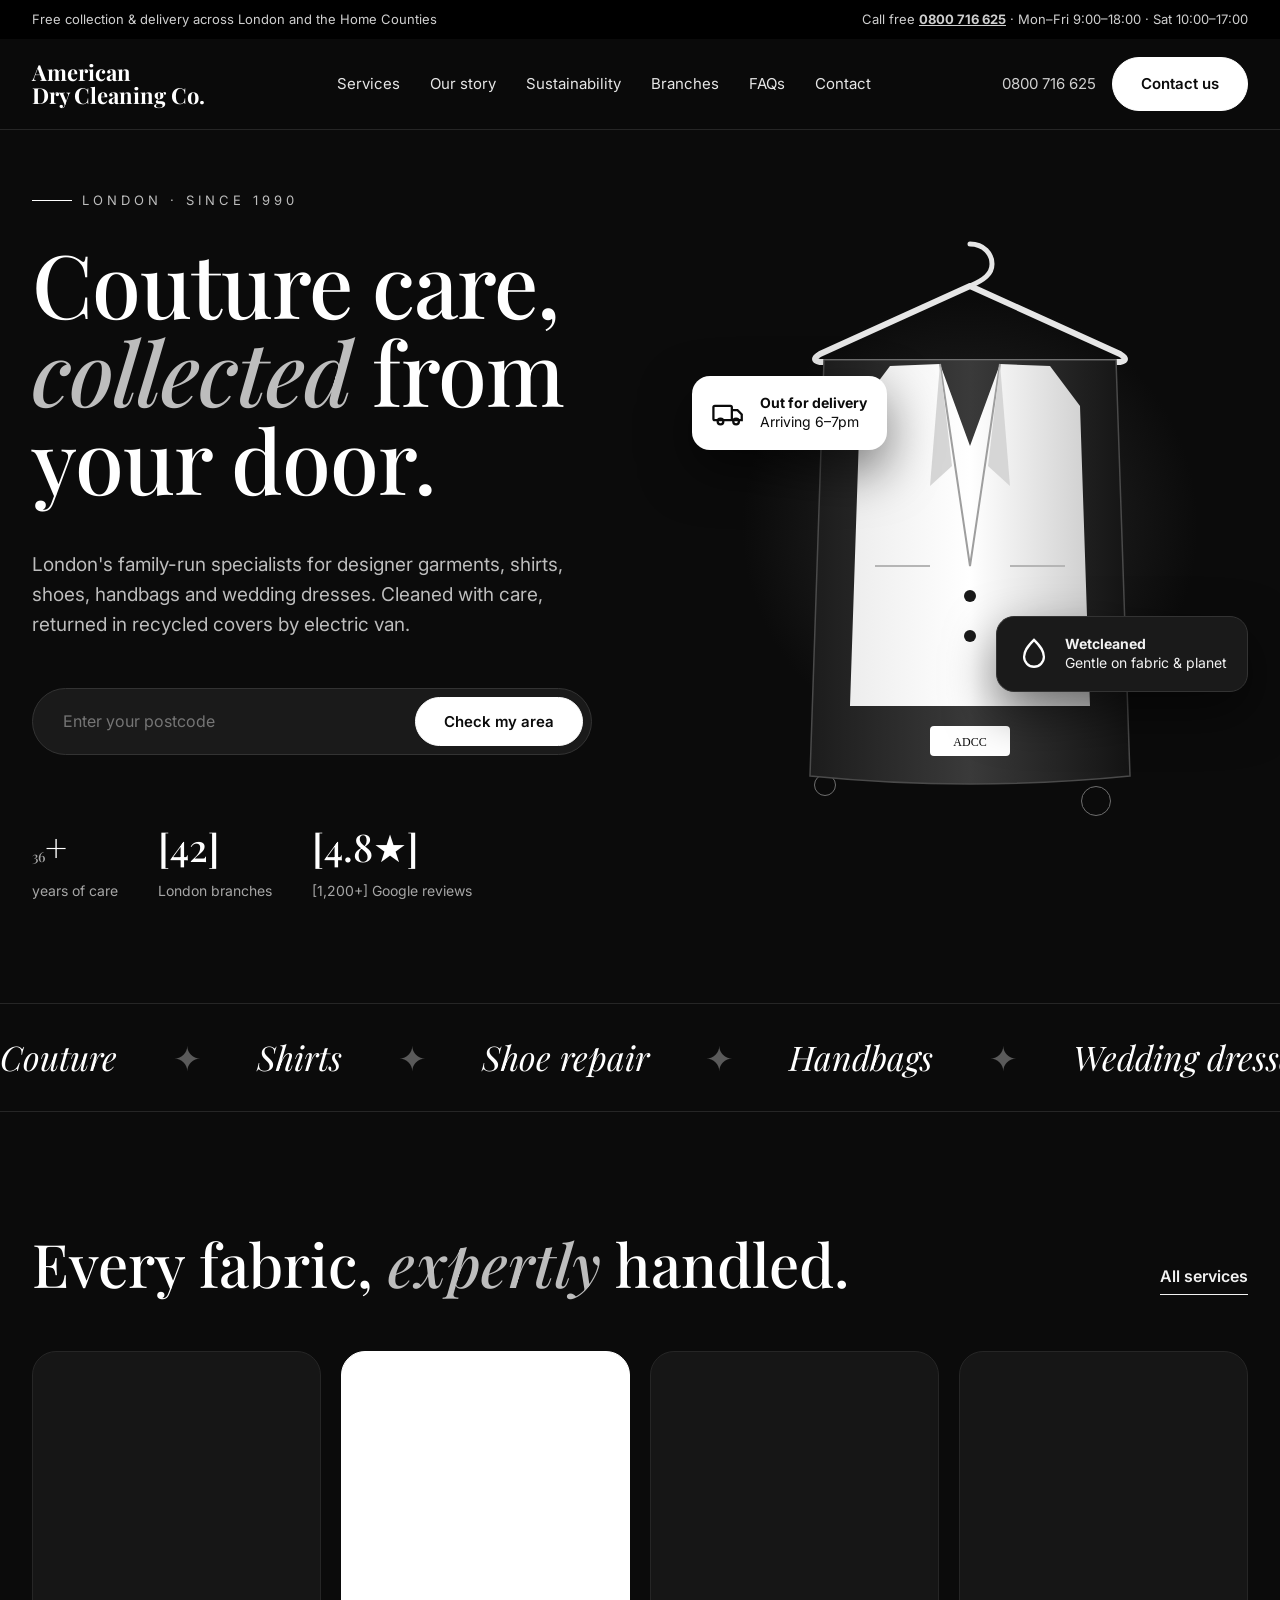
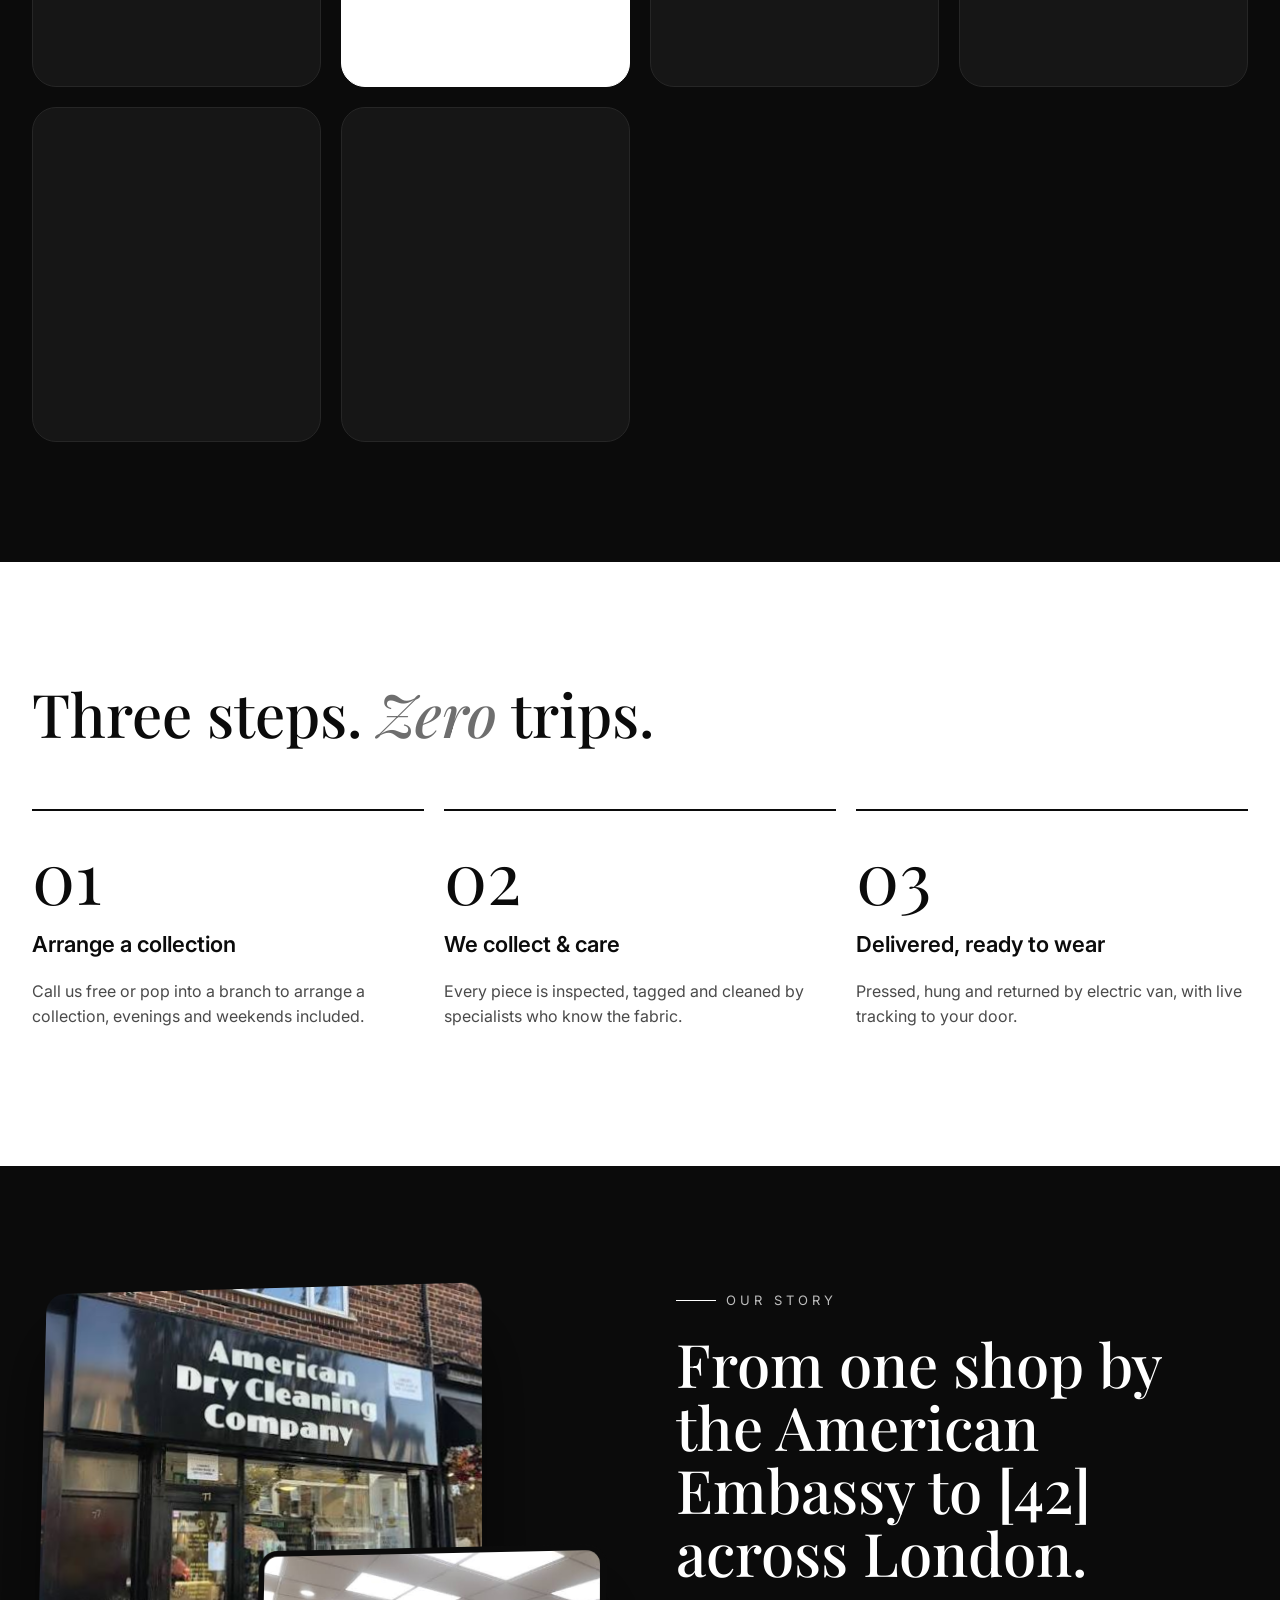
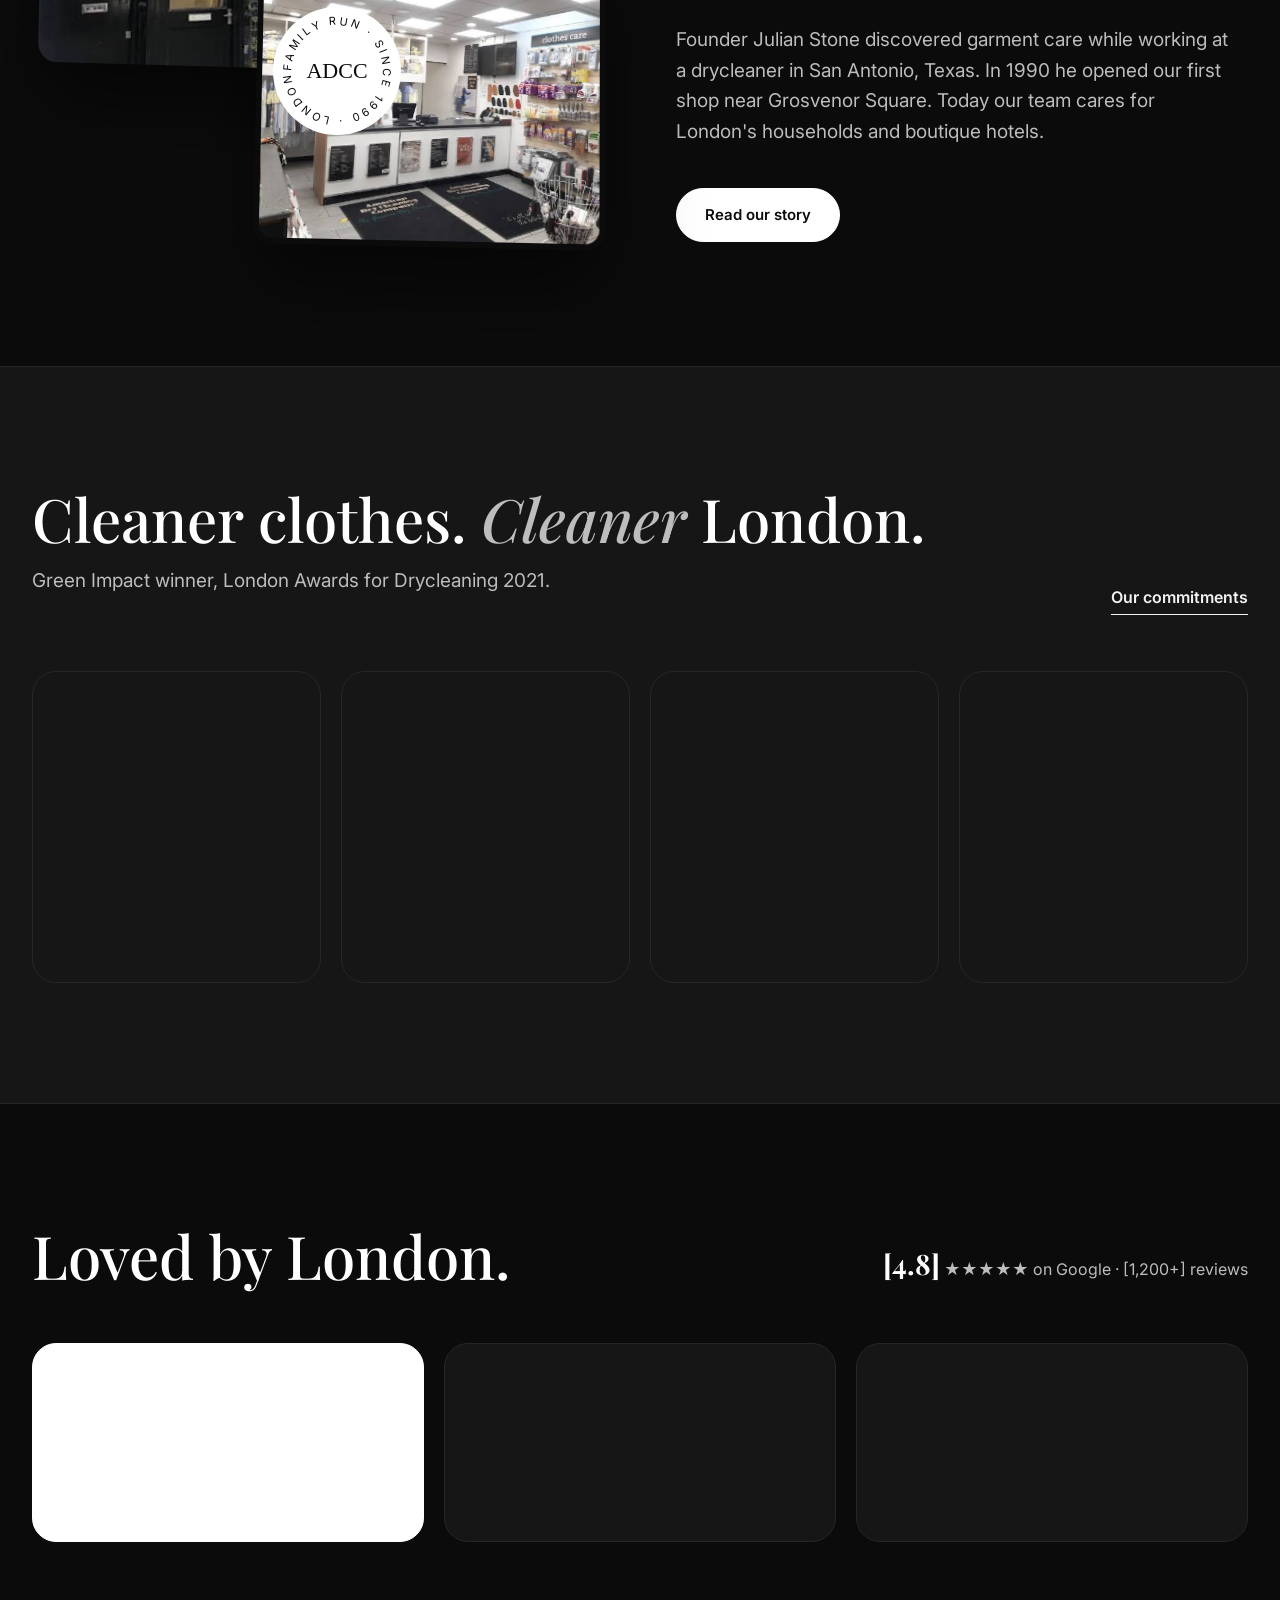
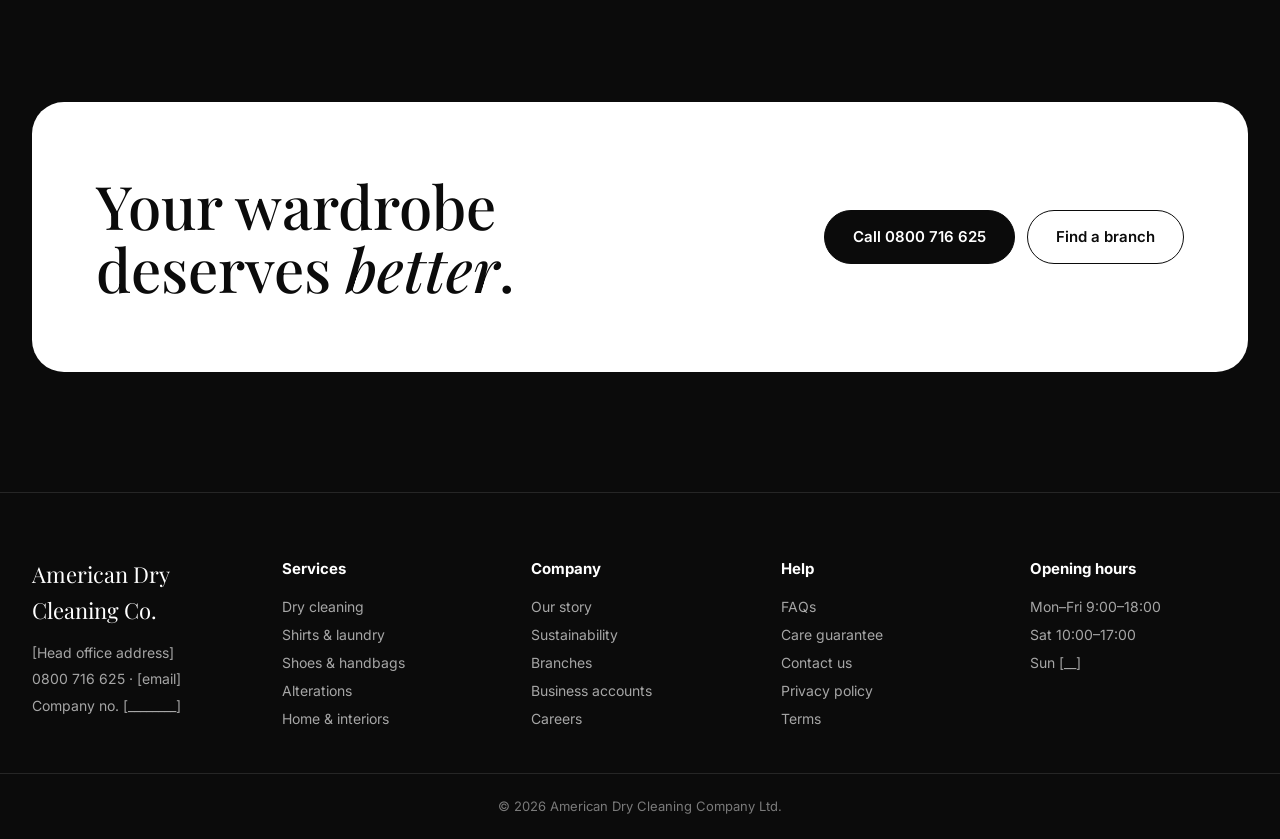
<file: index.html>
<!doctype html>
<html lang="en">
<head>
<meta charset="utf-8">
<meta name="viewport" content="width=device-width, initial-scale=1">
<title>American Dry Cleaning Company | Luxury Dry Cleaners London, Since 1990</title>
<meta name="description" content="London's family-run dry cleaning specialists since 1990. Designer garments, shirts, shoes, handbags and wedding dresses, with free collection and delivery.">
<link rel="preconnect" href="https://fonts.googleapis.com">
<link rel="preconnect" href="https://fonts.gstatic.com" crossorigin>
<link href="https://fonts.googleapis.com/css2?family=Playfair+Display:ital,wght@0,500;0,700;1,500&family=Inter:wght@400;500;600&display=swap" rel="stylesheet">
<link rel="stylesheet" href="styles.css">
</head>
<body>
<a class="sr-only" href="#main">Skip to content</a>
<div class="topbar"><div class="wrap"><span>Free collection &amp; delivery across London and the Home Counties</span><span>Call free <a href="tel:0800716625"><b>0800 716 625</b></a> · Mon–Fri 9:00–18:00 · Sat 10:00–17:00</span></div></div>
<header class="site-header"><div class="wrap">
<a class="logo" href="index.html">American<br>Dry Cleaning Co.</a>
<nav class="nav" aria-label="Main">
<a href="services.html">Services</a>
<a href="our-story.html">Our story</a>
<a href="sustainability.html">Sustainability</a>
<a href="branches.html">Branches</a>
<a href="faq.html">FAQs</a>
<a href="contact.html">Contact</a>
</nav>
<div class="header-cta"><a class="tel" href="tel:0800716625">0800 716 625</a><a class="btn btn-white" href="contact.html">Contact us</a>
<button class="menu-btn" aria-label="Open menu" aria-expanded="false"><svg width="22" height="22" viewBox="0 0 24 24" fill="none" stroke="currentColor" stroke-width="2" aria-hidden="true"><path d="M3 6h18M3 12h18M3 18h18"/></svg></button></div>
</div></header>
<main id="main">
<section class="hero"><div class="wrap hero-grid">
<div class="hero-copy">
<span class="eyebrow">London · Since 1990</span>
<h1>Couture care,<br><em><i>collected</i></em> from<br>your door.</h1>
<p class="lead">London's family-run specialists for designer garments, shirts, shoes, handbags and wedding dresses. Cleaned with care, returned in recycled covers by electric van.</p>
<form class="postcode" data-postcode="pc-msg"><label for="pc" class="sr-only">Your postcode</label><input id="pc" type="text" placeholder="Enter your postcode" autocomplete="postal-code"><button class="btn btn-white" type="submit">Check my area</button></form>
<p class="postcode-msg" id="pc-msg" role="status"></p>
<div class="stats"><div><b><span data-years>36</span>+</b><span>years of care</span></div><div><b>[42]</b><span>London branches</span></div><div><b>[4.8★]</b><span>[1,200+] Google reviews</span></div></div>
</div>
<div class="hero-art"><div class="glow"></div>
<span class="bubble" style="bottom:60px;left:22%;width:22px;height:22px"></span><span class="bubble" style="bottom:40px;left:70%;width:30px;height:30px;animation-delay:2s"></span><span class="bubble" style="bottom:80px;left:48%;width:14px;height:14px;animation-delay:4s"></span>
<svg class="hanger" role="img" aria-label="Illustration of a tailored jacket on a hanger in a garment cover" width="380" height="560" viewBox="0 0 380 560">
<defs><linearGradient id="cover" x1="0" x2="1"><stop offset="0" stop-color="#1C1C1C"/><stop offset=".5" stop-color="#3A3A3A"/><stop offset="1" stop-color="#141414"/></linearGradient>
<linearGradient id="jacket" x1="0" x2="1"><stop offset="0" stop-color="#EDEDED"/><stop offset=".5" stop-color="#FFFFFF"/><stop offset="1" stop-color="#CFCFCF"/></linearGradient></defs>
<path d="M190 8c14 0 22 10 22 20s-8 16-22 22" fill="none" stroke="#E6E6E6" stroke-width="5" stroke-linecap="round"/>
<path d="M190 50 L40 118 Q30 124 40 126 L340 126 Q350 124 340 118 Z" fill="none" stroke="#E6E6E6" stroke-width="6" stroke-linejoin="round"/>
<path d="M44 124 L336 124 L350 540 Q190 556 30 540 Z" fill="url(#cover)" stroke="#4A4A4A" stroke-width="1.5"/>
<path d="M110 130 L160 128 L190 210 L220 128 L270 130 L300 170 L310 470 L70 470 L80 170 Z" fill="url(#jacket)"/>
<path d="M160 128 L190 330 L220 128" fill="none" stroke="#9E9E9E" stroke-width="2"/>
<path d="M160 128 L172 230 L150 250 Z" fill="#D6D6D6"/><path d="M220 128 L208 230 L230 250 Z" fill="#D6D6D6"/>
<circle cx="190" cy="360" r="6" fill="#1A1A1A"/><circle cx="190" cy="400" r="6" fill="#1A1A1A"/>
<path d="M95 330 L150 330" stroke="#B5B5B5" stroke-width="2"/><path d="M230 330 L285 330" stroke="#B5B5B5" stroke-width="2"/>
<rect x="150" y="490" width="80" height="30" rx="4" fill="#FFFFFF"/><text x="190" y="510" text-anchor="middle" font-family="Georgia, serif" font-size="12" fill="#0B0B0B">ADCC</text>
</svg>
<div class="float-card fc1"><svg aria-hidden="true" width="34" height="34" viewBox="0 0 24 24" fill="none" stroke="#0B0B0B" stroke-width="1.6"><rect x="1" y="7" width="13" height="10" rx="1"/><path d="M14 10h4l3 3v4h-7"/><circle cx="6" cy="18" r="2"/><circle cx="17" cy="18" r="2"/></svg><span><b>Out for delivery</b><br>Arriving 6–7pm</span></div>
<div class="float-card fc2"><svg aria-hidden="true" width="34" height="34" viewBox="0 0 24 24" fill="none" stroke="#fff" stroke-width="1.6"><path d="M12 2C7 7 5 10 5 14a7 7 0 0 0 14 0c0-4-2-7-7-12z"/></svg><span><b>Wetcleaned</b><br>Gentle on fabric &amp; planet</span></div>
</div></div></section>

<section class="marquee" aria-label="Our services"><div class="track"><span>Couture</span><span class="dot">✦</span><span>Shirts</span><span class="dot">✦</span><span>Shoe repair</span><span class="dot">✦</span><span>Handbags</span><span class="dot">✦</span><span>Wedding dresses</span><span class="dot">✦</span><span>Curtains &amp; rugs</span><span class="dot">✦</span><span>Alterations</span><span class="dot">✦</span><span>Suede &amp; leather</span><span class="dot">✦</span><span>Couture</span><span class="dot">✦</span><span>Shirts</span><span class="dot">✦</span><span>Shoe repair</span><span class="dot">✦</span><span>Handbags</span><span class="dot">✦</span><span>Wedding dresses</span><span class="dot">✦</span><span>Curtains &amp; rugs</span><span class="dot">✦</span><span>Alterations</span><span class="dot">✦</span><span>Suede &amp; leather</span><span class="dot">✦</span></div></section>

<section class="section"><div class="wrap">
<div class="head-row reveal"><h2>Every fabric, <em><i>expertly</i></em> handled.</h2><a class="link-line" href="services.html">All services</a></div>
<div class="grid g3"><div class="card tilt reveal"><svg aria-hidden="true" width="64" height="64" viewBox="0 0 64 64" fill="none" stroke="currentColor" stroke-width="1.6"><path d="M32 10c4 0 6 3 6 6s-2 4-6 6"/><path d="M32 22 8 36h48z"/><path d="M20 36l-4 22h32l-4-22"/></svg><h3>Couture &amp; designer</h3><p>Silk, cashmere, sequins and eveningwear, hand-finished.</p></div><div class="card tilt reveal white"><svg aria-hidden="true" width="64" height="64" viewBox="0 0 64 64" fill="none" stroke="currentColor" stroke-width="1.6"><path d="M22 8l10 8 10-8 14 8-6 12-6-3v31H20V25l-6 3-6-12z"/><path d="M32 16v40"/></svg><h3>Shirts &amp; suits</h3><p>Crisp shirts on hangers or folded, ready for Monday.</p></div><div class="card tilt reveal"><svg aria-hidden="true" width="64" height="64" viewBox="0 0 64 64" fill="none" stroke="currentColor" stroke-width="1.6"><path d="M12 26h40l-4 30H16z"/><path d="M22 26c0-8 4-14 10-14s10 6 10 14"/><path d="M26 38h12"/></svg><h3>Handbags &amp; shoes</h3><p>Restoration, recolouring, resoling and leather repair.</p></div><div class="card tilt reveal"><svg aria-hidden="true" width="64" height="64" viewBox="0 0 64 64" fill="none" stroke="currentColor" stroke-width="1.6"><path d="M26 8h12l-2 10 8 10-4 6 10 22H14l10-22-4-6 8-10z"/></svg><h3>Wedding dresses</h3><p>Cleaned, restored and boxed to last generations.</p></div><div class="card tilt reveal"><svg aria-hidden="true" width="64" height="64" viewBox="0 0 64 64" fill="none" stroke="currentColor" stroke-width="1.6"><path d="M8 10h48"/><path d="M14 10c0 20 4 34 10 46"/><path d="M50 10c0 20-4 34-10 46"/><path d="M24 56h16"/></svg><h3>Home &amp; interiors</h3><p>Curtains, rugs and duvets, collected and rehung.</p></div><div class="card tilt reveal"><svg aria-hidden="true" width="64" height="64" viewBox="0 0 64 64" fill="none" stroke="currentColor" stroke-width="1.6"><circle cx="18" cy="46" r="8"/><circle cx="18" cy="18" r="8"/><path d="M24 22l30 26"/><path d="M24 42l30-26"/></svg><h3>Alterations &amp; tailoring</h3><p>From a simple hem to Savile Row tailoring.</p></div></div>
</div></section>

<section class="section light"><div class="wrap">
<h2 class="reveal" style="margin-bottom:64px">Three steps. <i style="color:#6E6E6E">Zero</i> trips.</h2>
<div class="grid g3">
<div class="step reveal"><p class="num">01</p><h3>Arrange a collection</h3><p>Call us free or pop into a branch to arrange a collection, evenings and weekends included.</p></div>
<div class="step reveal"><p class="num">02</p><h3>We collect &amp; care</h3><p>Every piece is inspected, tagged and cleaned by specialists who know the fabric.</p></div>
<div class="step reveal"><p class="num">03</p><h3>Delivered, ready to wear</h3><p>Pressed, hung and returned by electric van, with live tracking to your door.</p></div>
</div></div></section>

<section class="section"><div class="wrap story">
<div class="photos reveal"><img class="p1" src="assets/shopfront.jpg" alt="An American Dry Cleaning Company shopfront"><img class="p2" src="assets/counter.jpg" alt="Inside an American Dry Cleaning Company branch"><svg class="badge" role="img" aria-label="Family run since 1990" width="130" height="130" viewBox="0 0 130 130"><circle cx="65" cy="65" r="64" fill="#fff"/><defs><path id="circ" d="M65 65 m-46 0 a46 46 0 1 1 92 0 a46 46 0 1 1 -92 0"/></defs><text font-family="Inter, sans-serif" font-size="11" letter-spacing="3" fill="#0B0B0B"><textPath href="#circ">FAMILY RUN · SINCE 1990 · LONDON · </textPath></text><text x="65" y="72" text-anchor="middle" font-family="Georgia, serif" font-size="22" fill="#0B0B0B">ADCC</text></svg></div>
<div class="reveal" style="display:flex;flex-direction:column;gap:22px">
<span class="eyebrow">Our story</span>
<h2>From one shop by the American Embassy to [42] across London.</h2>
<p class="lead">Founder Julian Stone discovered garment care while working at a drycleaner in San Antonio, Texas. In 1990 he opened our first shop near Grosvenor Square. Today our team cares for London's households and boutique hotels.</p>
<a class="btn btn-white" style="align-self:flex-start" href="our-story.html">Read our story</a>
</div></div></section>

<section class="section panel"><div class="wrap">
<div class="head-row reveal"><div><h2>Cleaner clothes. <em><i>Cleaner</i></em> London.</h2><p class="lead" style="margin-top:16px">Green Impact winner, London Awards for Drycleaning 2021.</p></div><a class="link-line" href="sustainability.html">Our commitments</a></div>
<div class="grid g4">
<div class="card tilt reveal"><svg aria-hidden="true" width="40" height="40" viewBox="0 0 24 24" fill="none" stroke="#fff" stroke-width="1.5"><path d="M12 2C7 7 5 10 5 14a7 7 0 0 0 14 0c0-4-2-7-7-12z"/></svg><h3>Water recovery</h3><p>Water reused across our cleaning process.</p></div>
<div class="card tilt reveal"><svg aria-hidden="true" width="40" height="40" viewBox="0 0 24 24" fill="none" stroke="#fff" stroke-width="1.5"><path d="M13 2 4 14h7l-1 8 9-12h-7z"/></svg><h3>Electric vans</h3><p>Collections and deliveries with lower emissions.</p></div>
<div class="card tilt reveal"><svg aria-hidden="true" width="40" height="40" viewBox="0 0 24 24" fill="none" stroke="#fff" stroke-width="1.5"><path d="M3 12a9 9 0 0 1 15-6.7L21 8"/><path d="M21 3v5h-5"/><path d="M21 12a9 9 0 0 1-15 6.7L3 16"/><path d="M3 21v-5h5"/></svg><h3>Heat recycling</h3><p>Heat pumps and recovered steam heat.</p></div>
<div class="card tilt reveal"><svg aria-hidden="true" width="40" height="40" viewBox="0 0 24 24" fill="none" stroke="#fff" stroke-width="1.5"><path d="M3 7h18l-2 14H5z"/><path d="M8 7a4 4 0 0 1 8 0"/></svg><h3>Recycled packaging</h3><p>Recycled covers and less single-use plastic.</p></div>
</div>
</div></section>

<section class="section"><div class="wrap">
<div class="head-row reveal"><h2>Loved by London.</h2><p style="color:var(--soft);margin:0"><b class="serif" style="color:#fff;font-size:28px">[4.8]</b> ★★★★★ on Google · [1,200+] reviews</p></div>
<div class="grid g3">
<figure class="card white tilt reveal"><p class="quote-mark">"</p><blockquote>[Real recent Google review quote]</blockquote><figcaption style="color:#5E5E5E">[Name], [Area] · [Month 2026]</figcaption></figure>
<figure class="card tilt reveal"><p class="quote-mark" style="color:#fff">"</p><blockquote>[Real recent Google review quote]</blockquote><figcaption>[Name], [Area] · [Month 2026]</figcaption></figure>
<figure class="card tilt reveal"><p class="quote-mark" style="color:#fff">"</p><blockquote>[Real recent Google review quote]</blockquote><figcaption>[Name], [Area] · [Month 2026]</figcaption></figure>
</div>
</div></section>

<section class="section" style="padding-top:40px"><div class="wrap reveal">
<div class="cta-box"><h2>Your wardrobe deserves <i>better</i>.</h2>
<div style="display:flex;gap:12px;flex-wrap:wrap"><a class="btn btn-dark" href="tel:0800716625">Call 0800 716 625</a><a class="btn btn-outline-dark" href="branches.html">Find a branch</a></div></div>
</div></section>
</main>
<footer class="site-footer"><div class="wrap">
<div><p class="serif" style="font-size:22px;color:#fff;margin:0 0 12px">American Dry Cleaning Co.</p><p style="margin:0;line-height:1.8">[Head office address]<br><a href="tel:0800716625" style="display:inline">0800 716 625</a> · [email]<br>Company no. [________]</p></div>
<div><h4>Services</h4><a href="services.html">Dry cleaning</a><a href="services.html">Shirts &amp; laundry</a><a href="services.html">Shoes &amp; handbags</a><a href="services.html">Alterations</a><a href="services.html">Home &amp; interiors</a></div>
<div><h4>Company</h4><a href="our-story.html">Our story</a><a href="sustainability.html">Sustainability</a><a href="branches.html">Branches</a><a href="contact.html">Business accounts</a><a href="contact.html">Careers</a></div>
<div><h4>Help</h4><a href="faq.html">FAQs</a><a href="faq.html#guarantee">Care guarantee</a><a href="contact.html">Contact us</a><a href="#">Privacy policy</a><a href="#">Terms</a></div>
<div><h4>Opening hours</h4><p style="margin:0;line-height:2">Mon–Fri 9:00–18:00<br>Sat 10:00–17:00<br>Sun [__]</p></div>
</div><div class="copy">© <span data-year></span> American Dry Cleaning Company Ltd.</div></footer>
<script src="script.js"></script>
</body>
</html>
</file>
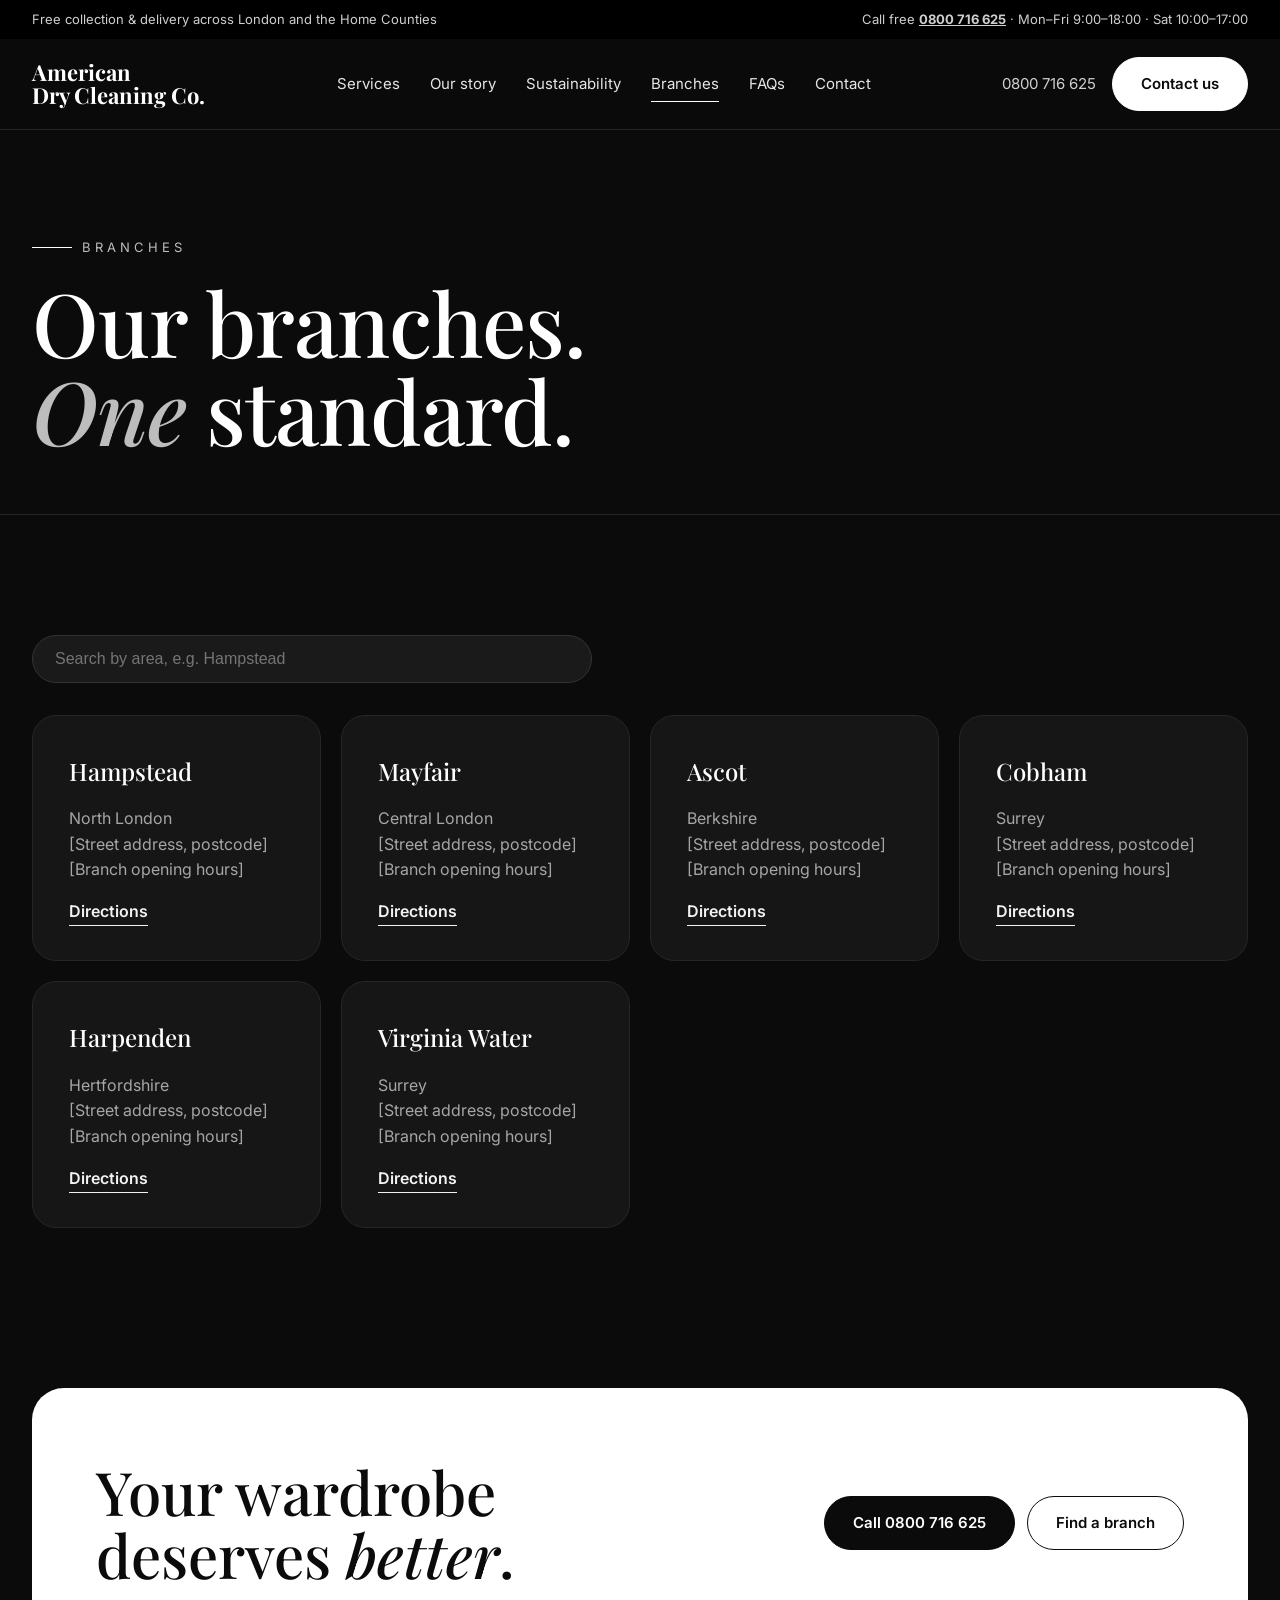
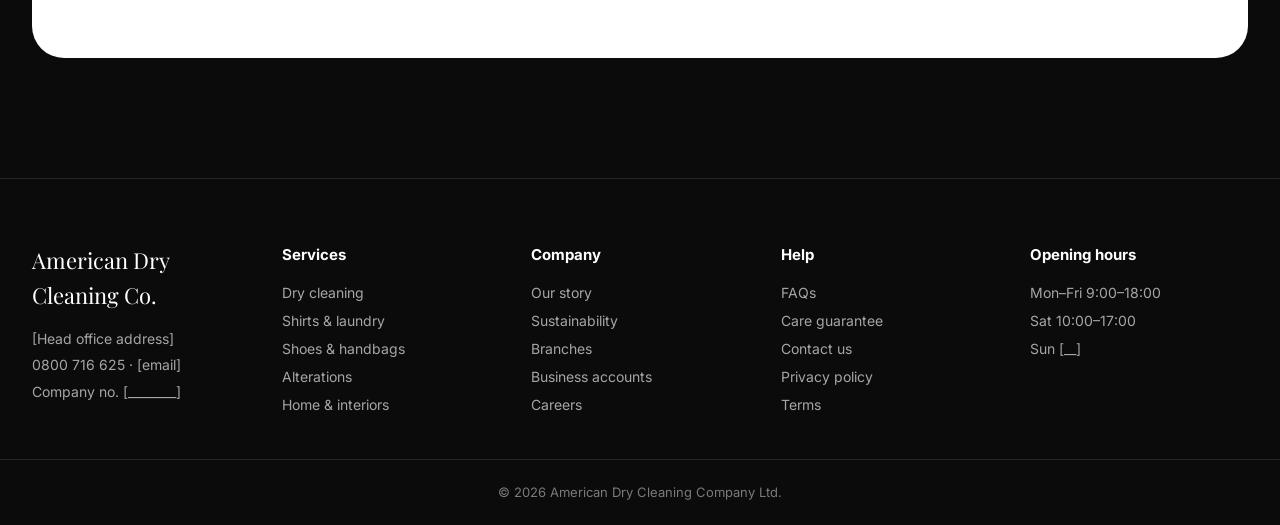
<file: branches.html>
<!doctype html>
<html lang="en">
<head>
<meta charset="utf-8">
<meta name="viewport" content="width=device-width, initial-scale=1">
<title>Branches | American Dry Cleaning Company</title>
<meta name="description" content="Find your nearest American Dry Cleaning Company branch in London and the Home Counties, with opening hours and directions.">
<link rel="preconnect" href="https://fonts.googleapis.com">
<link rel="preconnect" href="https://fonts.gstatic.com" crossorigin>
<link href="https://fonts.googleapis.com/css2?family=Playfair+Display:ital,wght@0,500;0,700;1,500&family=Inter:wght@400;500;600&display=swap" rel="stylesheet">
<link rel="stylesheet" href="styles.css">
</head>
<body>
<a class="sr-only" href="#main">Skip to content</a>
<div class="topbar"><div class="wrap"><span>Free collection &amp; delivery across London and the Home Counties</span><span>Call free <a href="tel:0800716625"><b>0800 716 625</b></a> · Mon–Fri 9:00–18:00 · Sat 10:00–17:00</span></div></div>
<header class="site-header"><div class="wrap">
<a class="logo" href="index.html">American<br>Dry Cleaning Co.</a>
<nav class="nav" aria-label="Main">
<a href="services.html">Services</a>
<a href="our-story.html">Our story</a>
<a href="sustainability.html">Sustainability</a>
<a href="branches.html">Branches</a>
<a href="faq.html">FAQs</a>
<a href="contact.html">Contact</a>
</nav>
<div class="header-cta"><a class="tel" href="tel:0800716625">0800 716 625</a><a class="btn btn-white" href="contact.html">Contact us</a>
<button class="menu-btn" aria-label="Open menu" aria-expanded="false"><svg width="22" height="22" viewBox="0 0 24 24" fill="none" stroke="currentColor" stroke-width="2" aria-hidden="true"><path d="M3 6h18M3 12h18M3 18h18"/></svg></button></div>
</div></header>
<main id="main">
<section class="page-hero"><div class="wrap"><span class="eyebrow">Branches</span><h1 style="margin-top:20px">Our branches.<br><em><i>One</i></em> standard.</h1></div></section>
<section class="section"><div class="wrap">
<div class="branch-search"><label for="branch-q" class="sr-only">Search branches</label><input id="branch-q" type="search" placeholder="Search by area, e.g. Hampstead"></div>
<div class="grid g3"><div class="card branch tilt reveal"><h3>Hampstead</h3><p>North London<br>[Street address, postcode]<br>[Branch opening hours]</p><a class="link-line" href="https://maps.google.com/?q=American+Dry+Cleaning+Company+Hampstead" target="_blank" rel="noopener">Directions</a></div><div class="card branch tilt reveal"><h3>Mayfair</h3><p>Central London<br>[Street address, postcode]<br>[Branch opening hours]</p><a class="link-line" href="https://maps.google.com/?q=American+Dry+Cleaning+Company+Mayfair" target="_blank" rel="noopener">Directions</a></div><div class="card branch tilt reveal"><h3>Ascot</h3><p>Berkshire<br>[Street address, postcode]<br>[Branch opening hours]</p><a class="link-line" href="https://maps.google.com/?q=American+Dry+Cleaning+Company+Ascot" target="_blank" rel="noopener">Directions</a></div><div class="card branch tilt reveal"><h3>Cobham</h3><p>Surrey<br>[Street address, postcode]<br>[Branch opening hours]</p><a class="link-line" href="https://maps.google.com/?q=American+Dry+Cleaning+Company+Cobham" target="_blank" rel="noopener">Directions</a></div><div class="card branch tilt reveal"><h3>Harpenden</h3><p>Hertfordshire<br>[Street address, postcode]<br>[Branch opening hours]</p><a class="link-line" href="https://maps.google.com/?q=American+Dry+Cleaning+Company+Harpenden" target="_blank" rel="noopener">Directions</a></div><div class="card branch tilt reveal"><h3>Virginia Water</h3><p>Surrey<br>[Street address, postcode]<br>[Branch opening hours]</p><a class="link-line" href="https://maps.google.com/?q=American+Dry+Cleaning+Company+Virginia+Water" target="_blank" rel="noopener">Directions</a></div></div>
</div></section>
<section class="section" style="padding-top:40px"><div class="wrap reveal">
<div class="cta-box"><h2>Your wardrobe deserves <i>better</i>.</h2>
<div style="display:flex;gap:12px;flex-wrap:wrap"><a class="btn btn-dark" href="tel:0800716625">Call 0800 716 625</a><a class="btn btn-outline-dark" href="branches.html">Find a branch</a></div></div>
</div></section>
</main>
<footer class="site-footer"><div class="wrap">
<div><p class="serif" style="font-size:22px;color:#fff;margin:0 0 12px">American Dry Cleaning Co.</p><p style="margin:0;line-height:1.8">[Head office address]<br><a href="tel:0800716625" style="display:inline">0800 716 625</a> · [email]<br>Company no. [________]</p></div>
<div><h4>Services</h4><a href="services.html">Dry cleaning</a><a href="services.html">Shirts &amp; laundry</a><a href="services.html">Shoes &amp; handbags</a><a href="services.html">Alterations</a><a href="services.html">Home &amp; interiors</a></div>
<div><h4>Company</h4><a href="our-story.html">Our story</a><a href="sustainability.html">Sustainability</a><a href="branches.html">Branches</a><a href="contact.html">Business accounts</a><a href="contact.html">Careers</a></div>
<div><h4>Help</h4><a href="faq.html">FAQs</a><a href="faq.html#guarantee">Care guarantee</a><a href="contact.html">Contact us</a><a href="#">Privacy policy</a><a href="#">Terms</a></div>
<div><h4>Opening hours</h4><p style="margin:0;line-height:2">Mon–Fri 9:00–18:00<br>Sat 10:00–17:00<br>Sun [__]</p></div>
</div><div class="copy">© <span data-year></span> American Dry Cleaning Company Ltd.</div></footer>
<script src="script.js"></script>
</body>
</html>
</file>
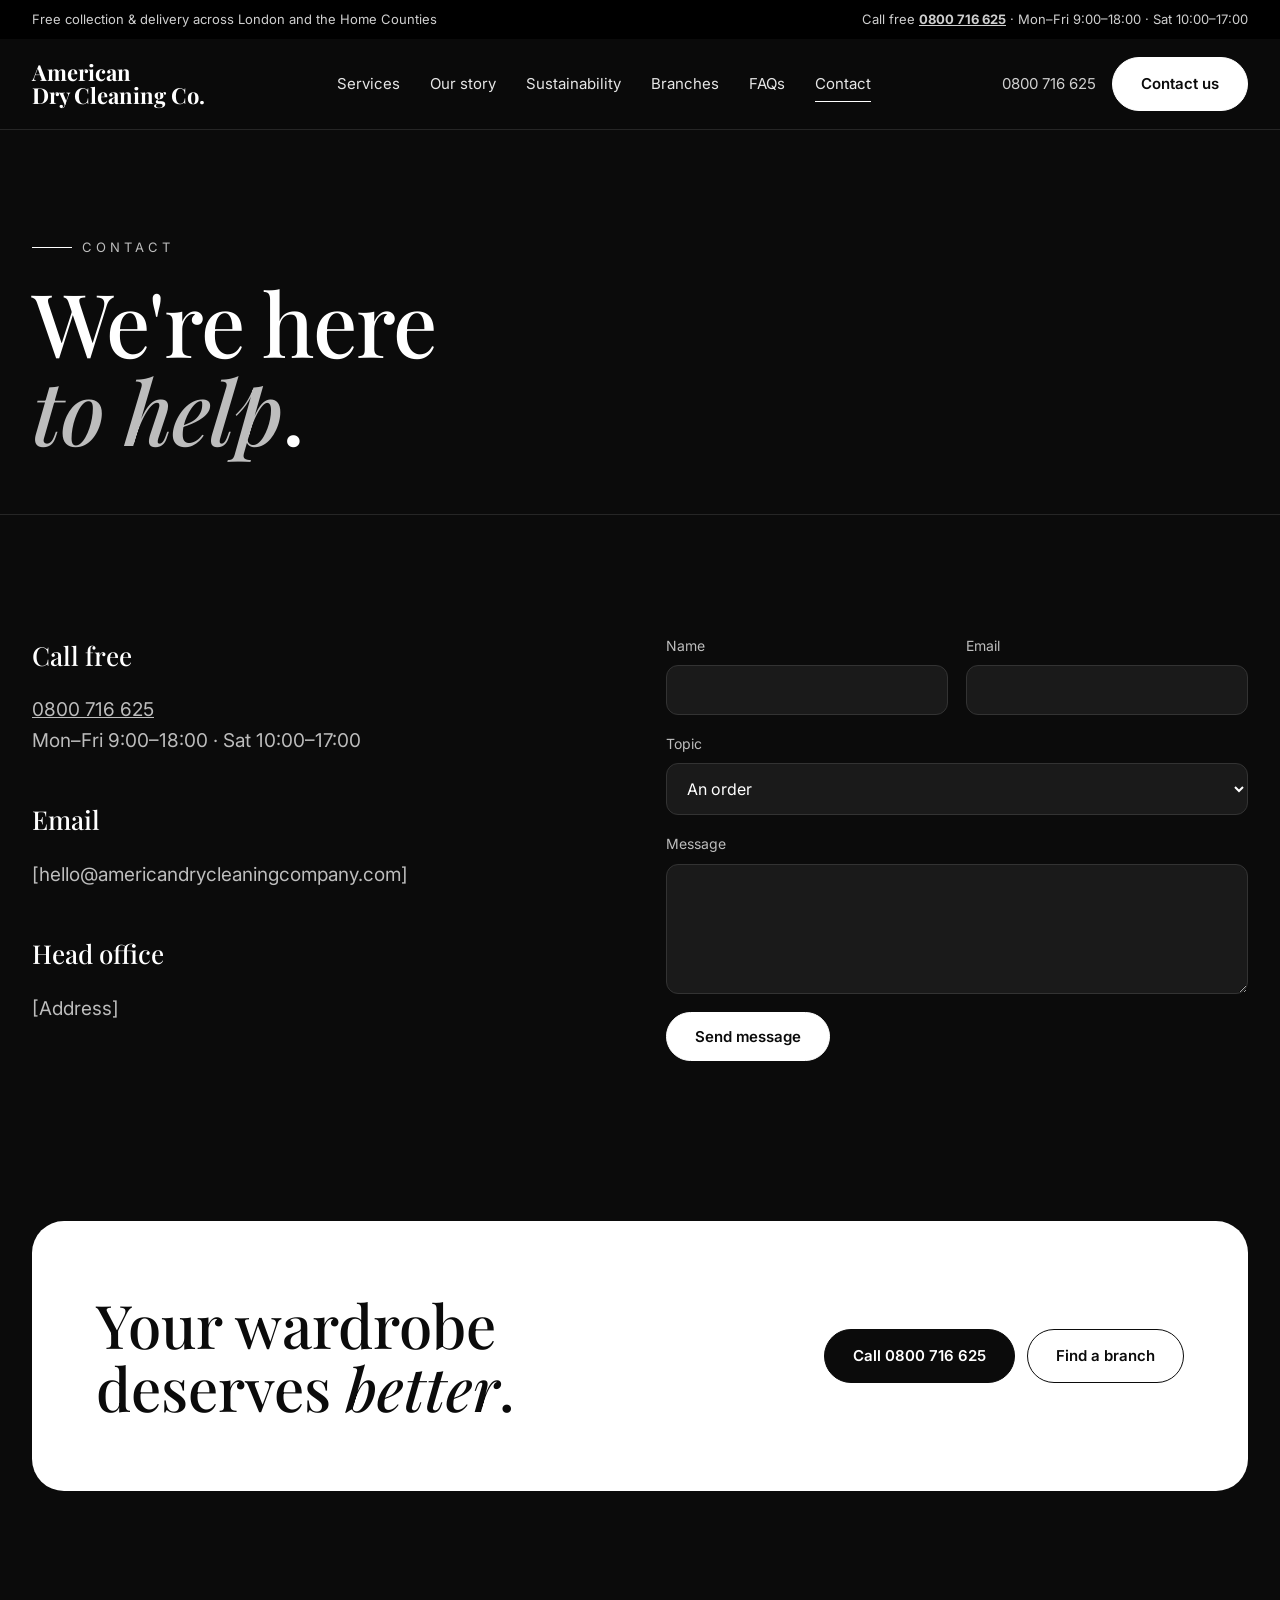
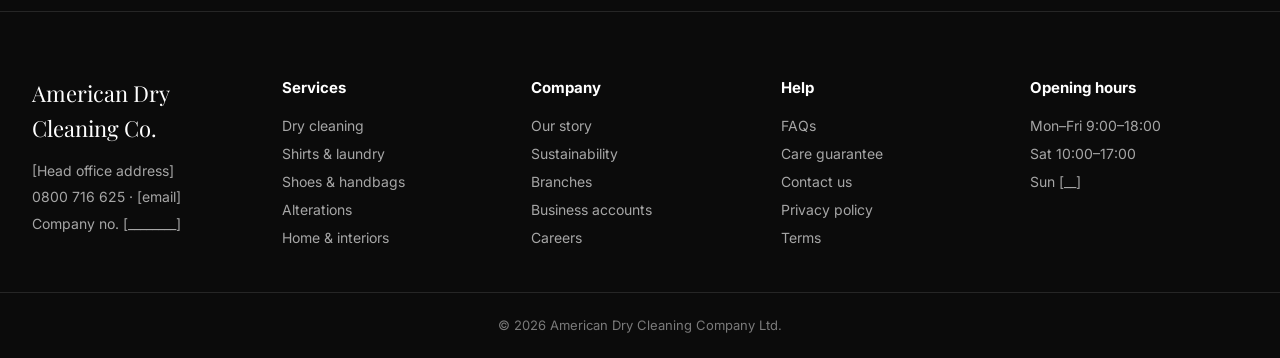
<file: contact.html>
<!doctype html>
<html lang="en">
<head>
<meta charset="utf-8">
<meta name="viewport" content="width=device-width, initial-scale=1">
<title>Contact | American Dry Cleaning Company</title>
<meta name="description" content="Call free on 0800 716 625 or send us a message. Customer service Monday to Saturday.">
<link rel="preconnect" href="https://fonts.googleapis.com">
<link rel="preconnect" href="https://fonts.gstatic.com" crossorigin>
<link href="https://fonts.googleapis.com/css2?family=Playfair+Display:ital,wght@0,500;0,700;1,500&family=Inter:wght@400;500;600&display=swap" rel="stylesheet">
<link rel="stylesheet" href="styles.css">
</head>
<body>
<a class="sr-only" href="#main">Skip to content</a>
<div class="topbar"><div class="wrap"><span>Free collection &amp; delivery across London and the Home Counties</span><span>Call free <a href="tel:0800716625"><b>0800 716 625</b></a> · Mon–Fri 9:00–18:00 · Sat 10:00–17:00</span></div></div>
<header class="site-header"><div class="wrap">
<a class="logo" href="index.html">American<br>Dry Cleaning Co.</a>
<nav class="nav" aria-label="Main">
<a href="services.html">Services</a>
<a href="our-story.html">Our story</a>
<a href="sustainability.html">Sustainability</a>
<a href="branches.html">Branches</a>
<a href="faq.html">FAQs</a>
<a href="contact.html">Contact</a>
</nav>
<div class="header-cta"><a class="tel" href="tel:0800716625">0800 716 625</a><a class="btn btn-white" href="contact.html">Contact us</a>
<button class="menu-btn" aria-label="Open menu" aria-expanded="false"><svg width="22" height="22" viewBox="0 0 24 24" fill="none" stroke="currentColor" stroke-width="2" aria-hidden="true"><path d="M3 6h18M3 12h18M3 18h18"/></svg></button></div>
</div></header>
<main id="main">
<section class="page-hero"><div class="wrap"><span class="eyebrow">Contact</span><h1 style="margin-top:20px">We're here<br><em><i>to help</i></em>.</h1></div></section>
<section class="section"><div class="wrap story" style="align-items:start">
<div class="reveal" style="display:flex;flex-direction:column;gap:24px">
<div><h3>Call free</h3><p class="lead"><a href="tel:0800716625">0800 716 625</a><br>Mon–Fri 9:00–18:00 · Sat 10:00–17:00</p></div>
<div><h3>Email</h3><p class="lead">[hello@americandrycleaningcompany.com]</p></div>
<div><h3>Head office</h3><p class="lead">[Address]</p></div>
</div>
<div class="reveal">
<form class="form" data-demo="contact-ok">
<div class="row"><label>Name<input name="name" required autocomplete="name"></label><label>Email<input name="email" type="email" required autocomplete="email"></label></div>
<label>Topic<select name="topic"><option>An order</option><option>Business account</option><option>Careers</option><option>Something else</option></select></label>
<label>Message<textarea name="msg" rows="5" required></textarea></label>
<button class="btn btn-white" type="submit" style="justify-self:start">Send message</button>
</form>
<div class="form-success" id="contact-ok" role="status">Thank you — we'll reply within one working day.</div>
</div></div></section>
<section class="section" style="padding-top:40px"><div class="wrap reveal">
<div class="cta-box"><h2>Your wardrobe deserves <i>better</i>.</h2>
<div style="display:flex;gap:12px;flex-wrap:wrap"><a class="btn btn-dark" href="tel:0800716625">Call 0800 716 625</a><a class="btn btn-outline-dark" href="branches.html">Find a branch</a></div></div>
</div></section>
</main>
<footer class="site-footer"><div class="wrap">
<div><p class="serif" style="font-size:22px;color:#fff;margin:0 0 12px">American Dry Cleaning Co.</p><p style="margin:0;line-height:1.8">[Head office address]<br><a href="tel:0800716625" style="display:inline">0800 716 625</a> · [email]<br>Company no. [________]</p></div>
<div><h4>Services</h4><a href="services.html">Dry cleaning</a><a href="services.html">Shirts &amp; laundry</a><a href="services.html">Shoes &amp; handbags</a><a href="services.html">Alterations</a><a href="services.html">Home &amp; interiors</a></div>
<div><h4>Company</h4><a href="our-story.html">Our story</a><a href="sustainability.html">Sustainability</a><a href="branches.html">Branches</a><a href="contact.html">Business accounts</a><a href="contact.html">Careers</a></div>
<div><h4>Help</h4><a href="faq.html">FAQs</a><a href="faq.html#guarantee">Care guarantee</a><a href="contact.html">Contact us</a><a href="#">Privacy policy</a><a href="#">Terms</a></div>
<div><h4>Opening hours</h4><p style="margin:0;line-height:2">Mon–Fri 9:00–18:00<br>Sat 10:00–17:00<br>Sun [__]</p></div>
</div><div class="copy">© <span data-year></span> American Dry Cleaning Company Ltd.</div></footer>
<script src="script.js"></script>
</body>
</html>
</file>
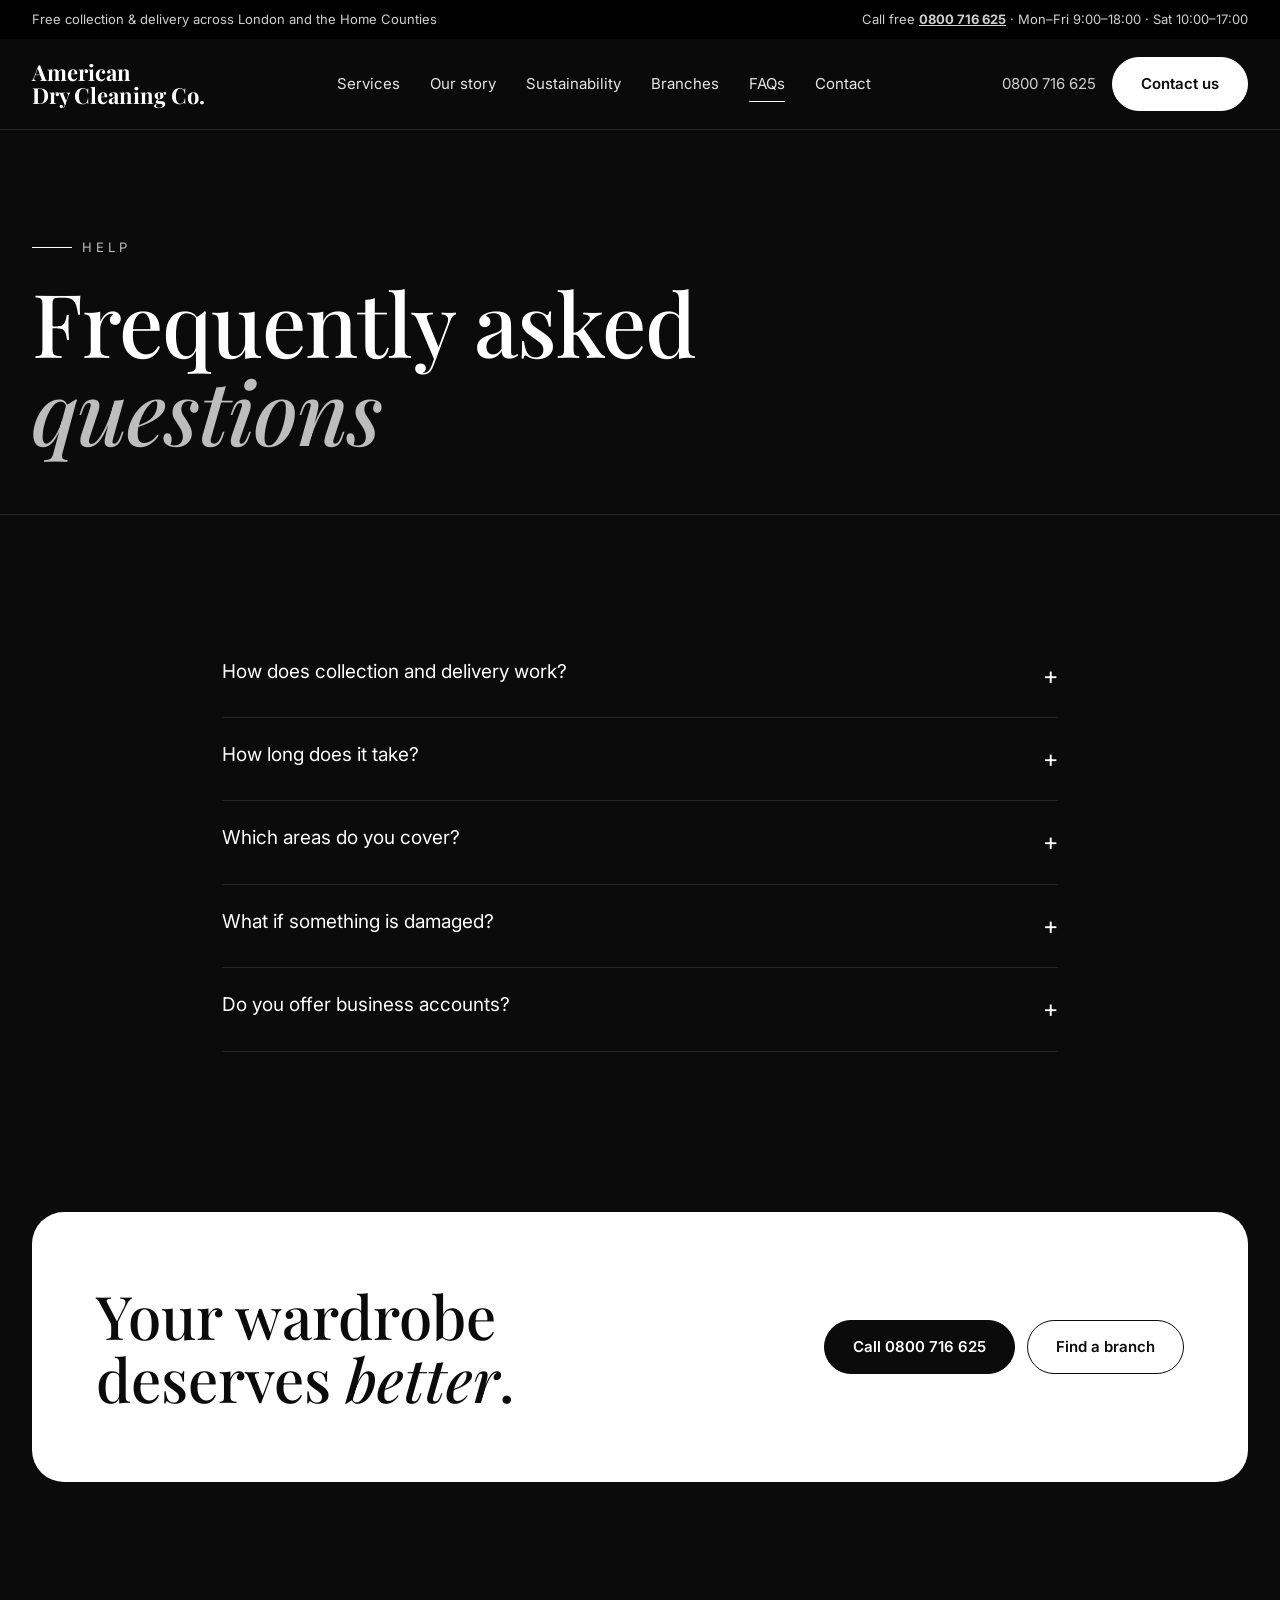
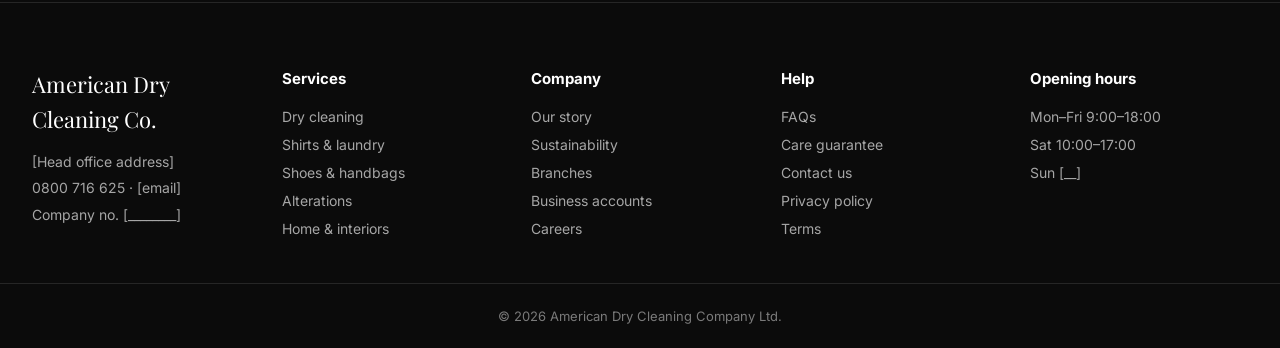
<file: faq.html>
<!doctype html>
<html lang="en">
<head>
<meta charset="utf-8">
<meta name="viewport" content="width=device-width, initial-scale=1">
<title>FAQs | American Dry Cleaning Company</title>
<meta name="description" content="Answers about collection, delivery, turnaround times, coverage and our care guarantee.">
<link rel="preconnect" href="https://fonts.googleapis.com">
<link rel="preconnect" href="https://fonts.gstatic.com" crossorigin>
<link href="https://fonts.googleapis.com/css2?family=Playfair+Display:ital,wght@0,500;0,700;1,500&family=Inter:wght@400;500;600&display=swap" rel="stylesheet">
<link rel="stylesheet" href="styles.css">
</head>
<body>
<a class="sr-only" href="#main">Skip to content</a>
<div class="topbar"><div class="wrap"><span>Free collection &amp; delivery across London and the Home Counties</span><span>Call free <a href="tel:0800716625"><b>0800 716 625</b></a> · Mon–Fri 9:00–18:00 · Sat 10:00–17:00</span></div></div>
<header class="site-header"><div class="wrap">
<a class="logo" href="index.html">American<br>Dry Cleaning Co.</a>
<nav class="nav" aria-label="Main">
<a href="services.html">Services</a>
<a href="our-story.html">Our story</a>
<a href="sustainability.html">Sustainability</a>
<a href="branches.html">Branches</a>
<a href="faq.html">FAQs</a>
<a href="contact.html">Contact</a>
</nav>
<div class="header-cta"><a class="tel" href="tel:0800716625">0800 716 625</a><a class="btn btn-white" href="contact.html">Contact us</a>
<button class="menu-btn" aria-label="Open menu" aria-expanded="false"><svg width="22" height="22" viewBox="0 0 24 24" fill="none" stroke="currentColor" stroke-width="2" aria-hidden="true"><path d="M3 6h18M3 12h18M3 18h18"/></svg></button></div>
</div></header>
<main id="main">
<section class="page-hero"><div class="wrap"><span class="eyebrow">Help</span><h1 style="margin-top:20px">Frequently asked<br><em><i>questions</i></em></h1></div></section>
<section class="section"><div class="wrap" style="max-width:900px"><details class="reveal"><summary>How does collection and delivery work?</summary><p>Call us or visit your nearest branch to arrange it. A driver collects your items, we clean them and return them at the time you choose.</p></details><details class="reveal"><summary>How long does it take?</summary><p>Shirts and laundry in [24 hours], most dry cleaning in [48 hours]. Specialist items take a little longer.</p></details><details class="reveal"><summary>Which areas do you cover?</summary><p>Central and Greater London plus parts of Berkshire, Surrey and Hertfordshire. Enter your postcode on the home page to check.</p></details><details class="reveal" id=guarantee><summary>What if something is damaged?</summary><p>Every item is inspected before cleaning. In the rare event of a problem, our care guarantee covers you: [link to policy].</p></details><details class="reveal"><summary>Do you offer business accounts?</summary><p>Yes, for hotels, offices and retailers. Contact our business team for a quote.</p></details></div></section>
<section class="section" style="padding-top:40px"><div class="wrap reveal">
<div class="cta-box"><h2>Your wardrobe deserves <i>better</i>.</h2>
<div style="display:flex;gap:12px;flex-wrap:wrap"><a class="btn btn-dark" href="tel:0800716625">Call 0800 716 625</a><a class="btn btn-outline-dark" href="branches.html">Find a branch</a></div></div>
</div></section>
</main>
<footer class="site-footer"><div class="wrap">
<div><p class="serif" style="font-size:22px;color:#fff;margin:0 0 12px">American Dry Cleaning Co.</p><p style="margin:0;line-height:1.8">[Head office address]<br><a href="tel:0800716625" style="display:inline">0800 716 625</a> · [email]<br>Company no. [________]</p></div>
<div><h4>Services</h4><a href="services.html">Dry cleaning</a><a href="services.html">Shirts &amp; laundry</a><a href="services.html">Shoes &amp; handbags</a><a href="services.html">Alterations</a><a href="services.html">Home &amp; interiors</a></div>
<div><h4>Company</h4><a href="our-story.html">Our story</a><a href="sustainability.html">Sustainability</a><a href="branches.html">Branches</a><a href="contact.html">Business accounts</a><a href="contact.html">Careers</a></div>
<div><h4>Help</h4><a href="faq.html">FAQs</a><a href="faq.html#guarantee">Care guarantee</a><a href="contact.html">Contact us</a><a href="#">Privacy policy</a><a href="#">Terms</a></div>
<div><h4>Opening hours</h4><p style="margin:0;line-height:2">Mon–Fri 9:00–18:00<br>Sat 10:00–17:00<br>Sun [__]</p></div>
</div><div class="copy">© <span data-year></span> American Dry Cleaning Company Ltd.</div></footer>
<script src="script.js"></script>
</body>
</html>
</file>
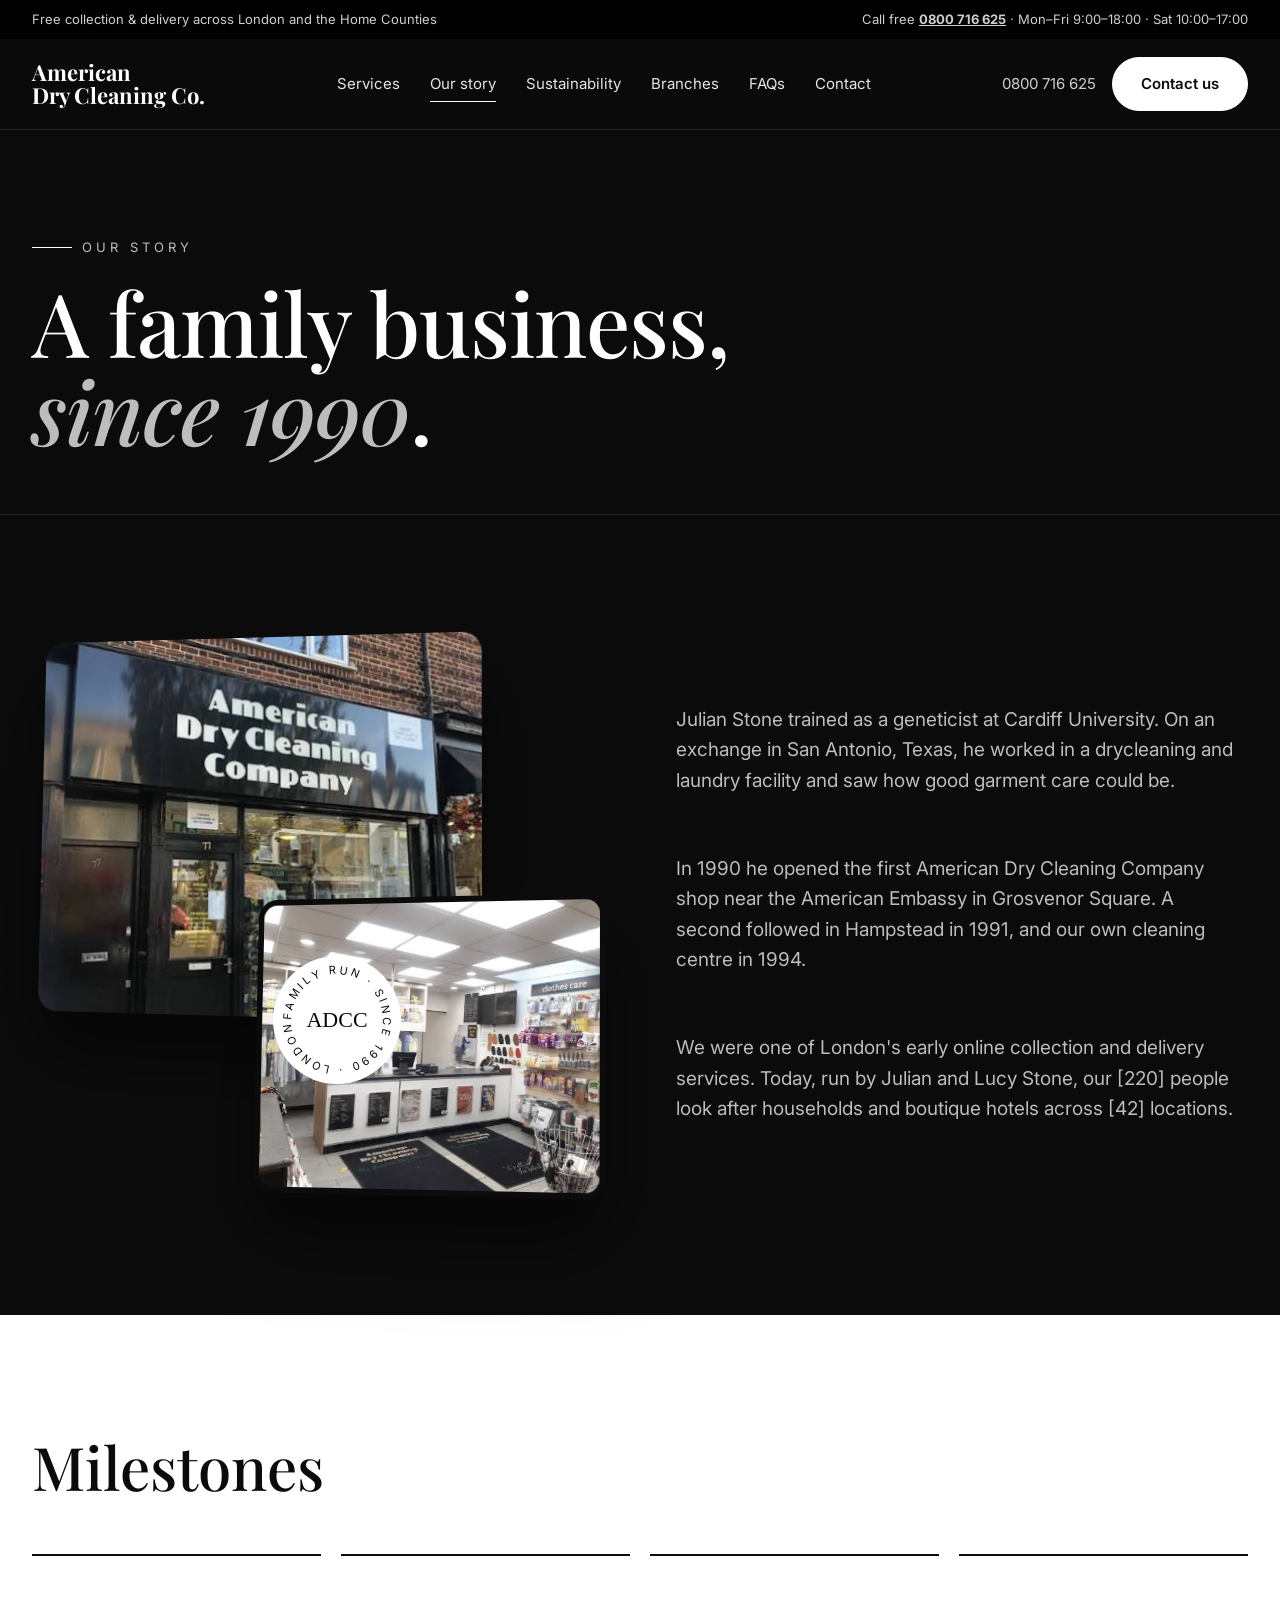
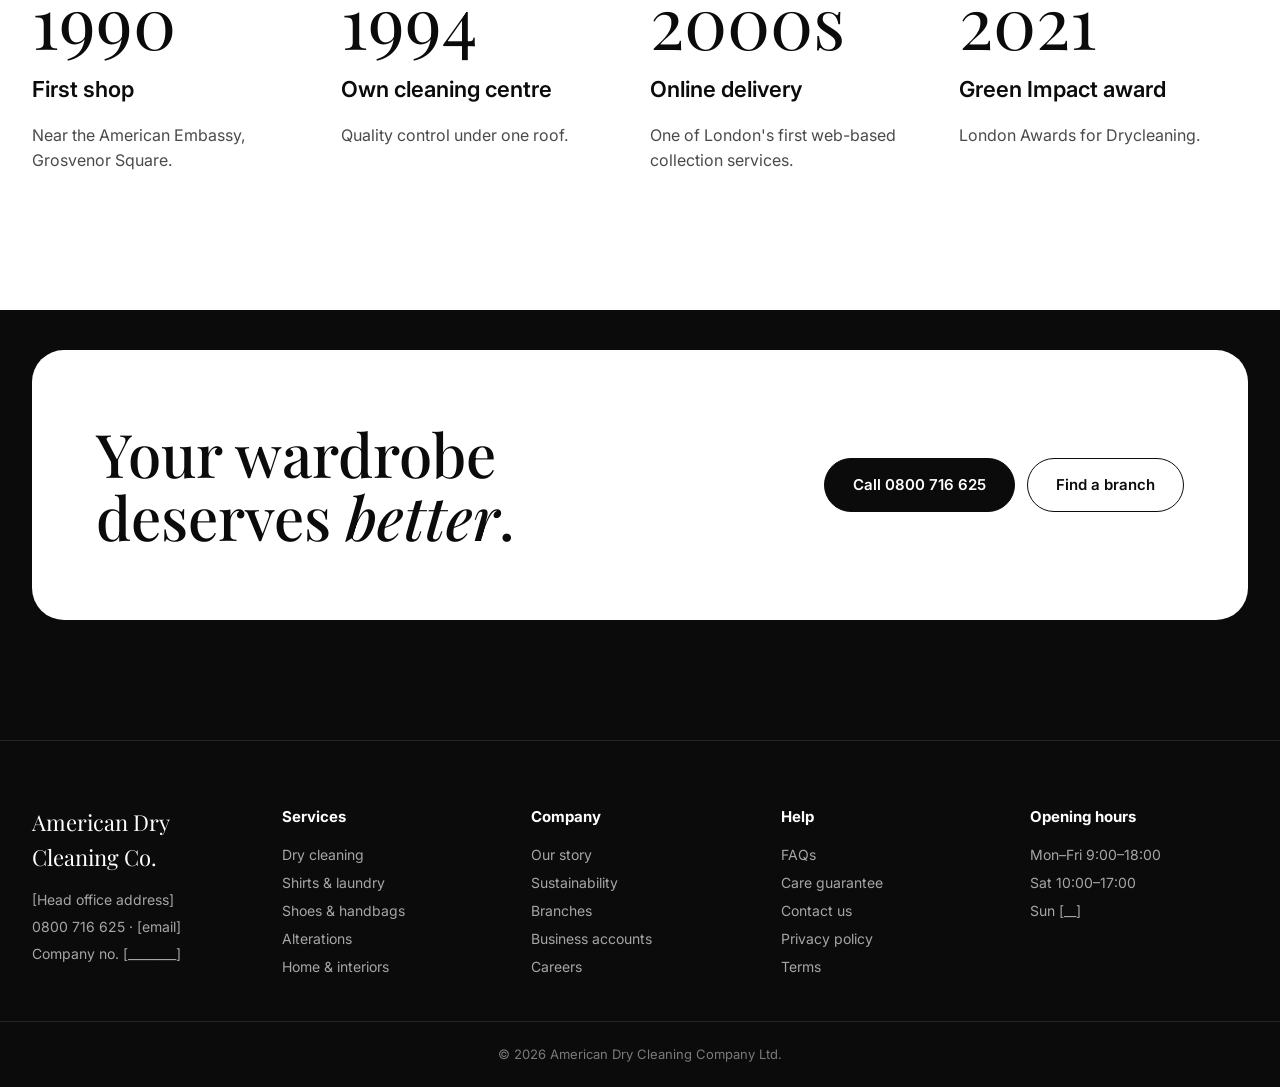
<file: our-story.html>
<!doctype html>
<html lang="en">
<head>
<meta charset="utf-8">
<meta name="viewport" content="width=device-width, initial-scale=1">
<title>Our Story | American Dry Cleaning Company, Since 1990</title>
<meta name="description" content="How a geneticist from Cardiff, a drycleaner in Texas and a shop near Grosvenor Square became London's family-run garment care specialists.">
<link rel="preconnect" href="https://fonts.googleapis.com">
<link rel="preconnect" href="https://fonts.gstatic.com" crossorigin>
<link href="https://fonts.googleapis.com/css2?family=Playfair+Display:ital,wght@0,500;0,700;1,500&family=Inter:wght@400;500;600&display=swap" rel="stylesheet">
<link rel="stylesheet" href="styles.css">
</head>
<body>
<a class="sr-only" href="#main">Skip to content</a>
<div class="topbar"><div class="wrap"><span>Free collection &amp; delivery across London and the Home Counties</span><span>Call free <a href="tel:0800716625"><b>0800 716 625</b></a> · Mon–Fri 9:00–18:00 · Sat 10:00–17:00</span></div></div>
<header class="site-header"><div class="wrap">
<a class="logo" href="index.html">American<br>Dry Cleaning Co.</a>
<nav class="nav" aria-label="Main">
<a href="services.html">Services</a>
<a href="our-story.html">Our story</a>
<a href="sustainability.html">Sustainability</a>
<a href="branches.html">Branches</a>
<a href="faq.html">FAQs</a>
<a href="contact.html">Contact</a>
</nav>
<div class="header-cta"><a class="tel" href="tel:0800716625">0800 716 625</a><a class="btn btn-white" href="contact.html">Contact us</a>
<button class="menu-btn" aria-label="Open menu" aria-expanded="false"><svg width="22" height="22" viewBox="0 0 24 24" fill="none" stroke="currentColor" stroke-width="2" aria-hidden="true"><path d="M3 6h18M3 12h18M3 18h18"/></svg></button></div>
</div></header>
<main id="main">
<section class="page-hero"><div class="wrap"><span class="eyebrow">Our story</span><h1 style="margin-top:20px">A family business,<br><em><i>since 1990</i></em>.</h1></div></section>
<section class="section"><div class="wrap story">
<div class="photos reveal"><img class="p1" src="assets/shopfront.jpg" alt="An American Dry Cleaning Company shopfront"><img class="p2" src="assets/counter.jpg" alt="Inside an American Dry Cleaning Company branch"><svg class="badge" role="img" aria-label="Family run since 1990" width="130" height="130" viewBox="0 0 130 130"><circle cx="65" cy="65" r="64" fill="#fff"/><defs><path id="circ" d="M65 65 m-46 0 a46 46 0 1 1 92 0 a46 46 0 1 1 -92 0"/></defs><text font-family="Inter, sans-serif" font-size="11" letter-spacing="3" fill="#0B0B0B"><textPath href="#circ">FAMILY RUN · SINCE 1990 · LONDON · </textPath></text><text x="65" y="72" text-anchor="middle" font-family="Georgia, serif" font-size="22" fill="#0B0B0B">ADCC</text></svg></div>
<div class="reveal" style="display:flex;flex-direction:column;gap:20px">
<p class="lead">Julian Stone trained as a geneticist at Cardiff University. On an exchange in San Antonio, Texas, he worked in a drycleaning and laundry facility and saw how good garment care could be.</p>
<p class="lead">In 1990 he opened the first American Dry Cleaning Company shop near the American Embassy in Grosvenor Square. A second followed in Hampstead in 1991, and our own cleaning centre in 1994.</p>
<p class="lead">We were one of London's early online collection and delivery services. Today, run by Julian and Lucy Stone, our [220] people look after households and boutique hotels across [42] locations.</p>
</div></div></section>
<section class="section light"><div class="wrap"><h2 class="reveal" style="margin-bottom:56px">Milestones</h2><div class="grid g4">
<div class="step reveal"><p class="num">1990</p><h3>First shop</h3><p>Near the American Embassy, Grosvenor Square.</p></div>
<div class="step reveal"><p class="num">1994</p><h3>Own cleaning centre</h3><p>Quality control under one roof.</p></div>
<div class="step reveal"><p class="num">2000s</p><h3>Online delivery</h3><p>One of London's first web-based collection services.</p></div>
<div class="step reveal"><p class="num">2021</p><h3>Green Impact award</h3><p>London Awards for Drycleaning.</p></div>
</div></div></section>
<section class="section" style="padding-top:40px"><div class="wrap reveal">
<div class="cta-box"><h2>Your wardrobe deserves <i>better</i>.</h2>
<div style="display:flex;gap:12px;flex-wrap:wrap"><a class="btn btn-dark" href="tel:0800716625">Call 0800 716 625</a><a class="btn btn-outline-dark" href="branches.html">Find a branch</a></div></div>
</div></section>
</main>
<footer class="site-footer"><div class="wrap">
<div><p class="serif" style="font-size:22px;color:#fff;margin:0 0 12px">American Dry Cleaning Co.</p><p style="margin:0;line-height:1.8">[Head office address]<br><a href="tel:0800716625" style="display:inline">0800 716 625</a> · [email]<br>Company no. [________]</p></div>
<div><h4>Services</h4><a href="services.html">Dry cleaning</a><a href="services.html">Shirts &amp; laundry</a><a href="services.html">Shoes &amp; handbags</a><a href="services.html">Alterations</a><a href="services.html">Home &amp; interiors</a></div>
<div><h4>Company</h4><a href="our-story.html">Our story</a><a href="sustainability.html">Sustainability</a><a href="branches.html">Branches</a><a href="contact.html">Business accounts</a><a href="contact.html">Careers</a></div>
<div><h4>Help</h4><a href="faq.html">FAQs</a><a href="faq.html#guarantee">Care guarantee</a><a href="contact.html">Contact us</a><a href="#">Privacy policy</a><a href="#">Terms</a></div>
<div><h4>Opening hours</h4><p style="margin:0;line-height:2">Mon–Fri 9:00–18:00<br>Sat 10:00–17:00<br>Sun [__]</p></div>
</div><div class="copy">© <span data-year></span> American Dry Cleaning Company Ltd.</div></footer>
<script src="script.js"></script>
</body>
</html>
</file>
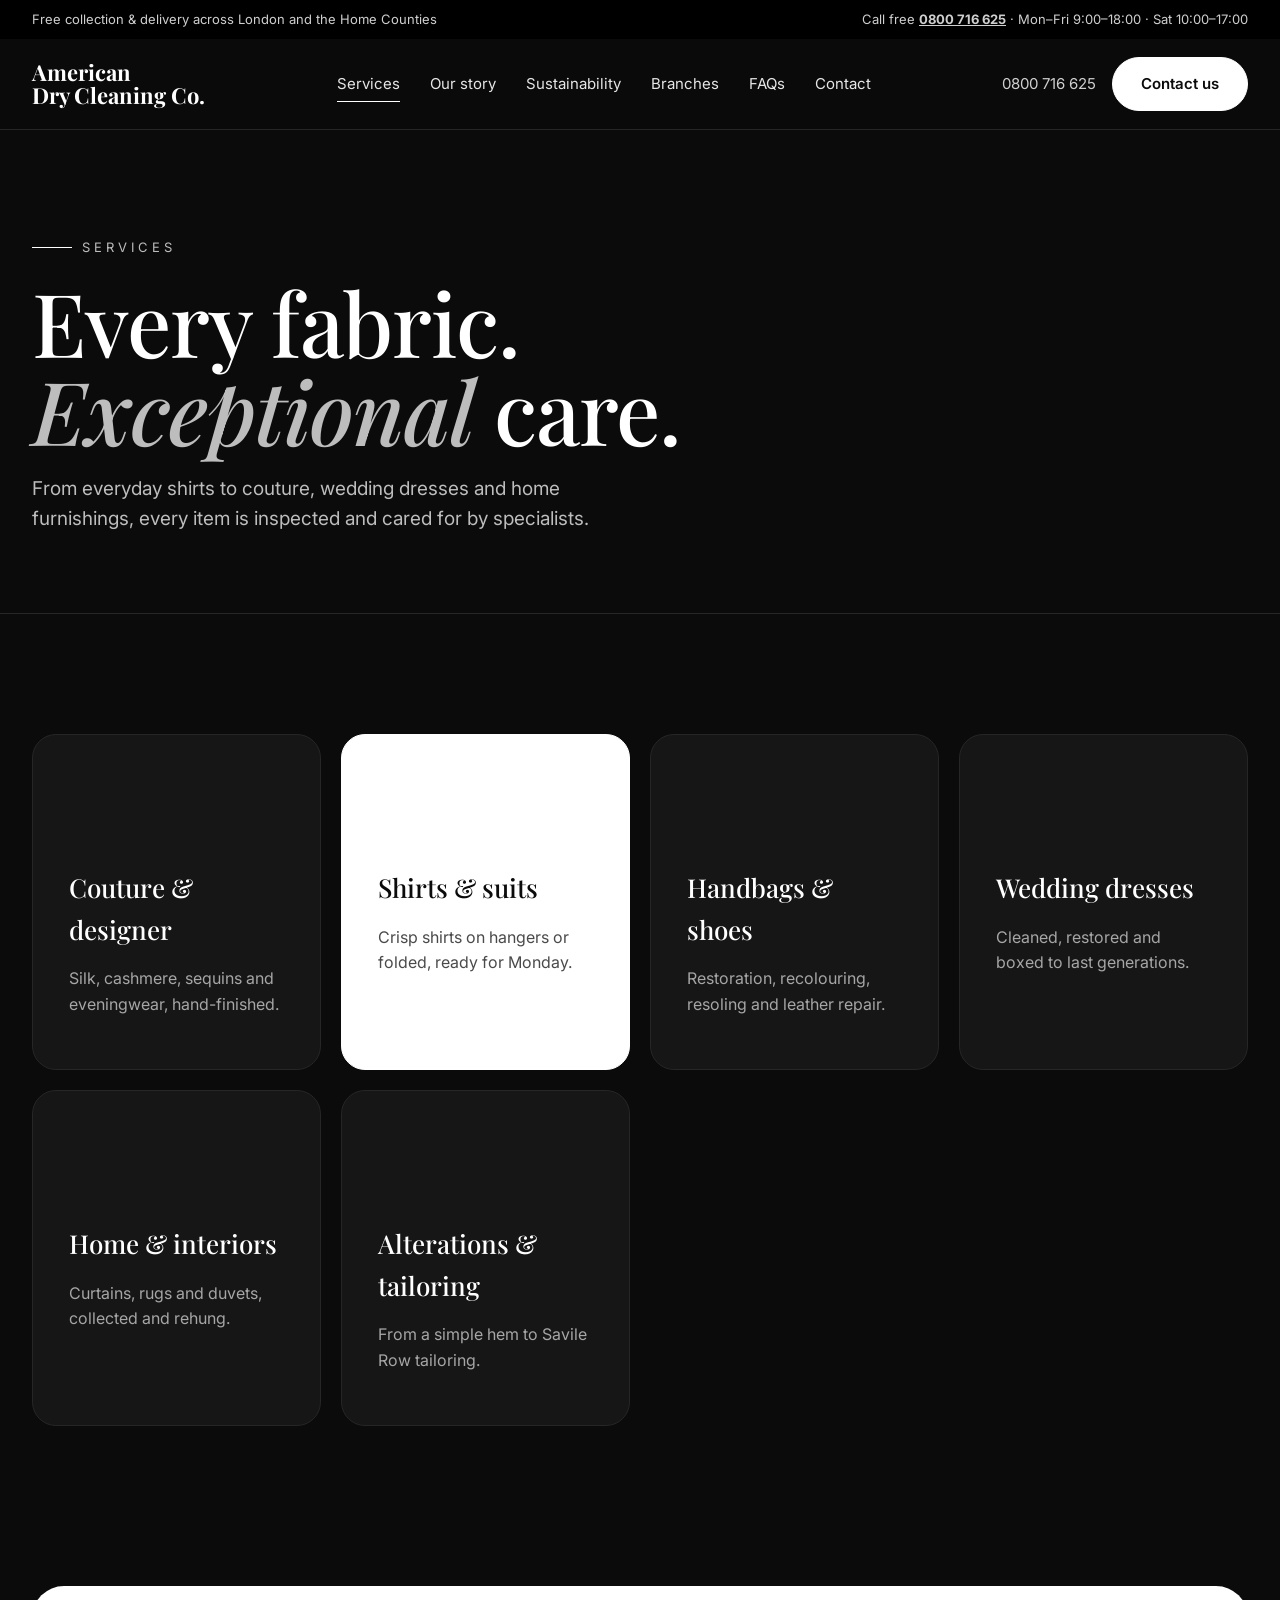
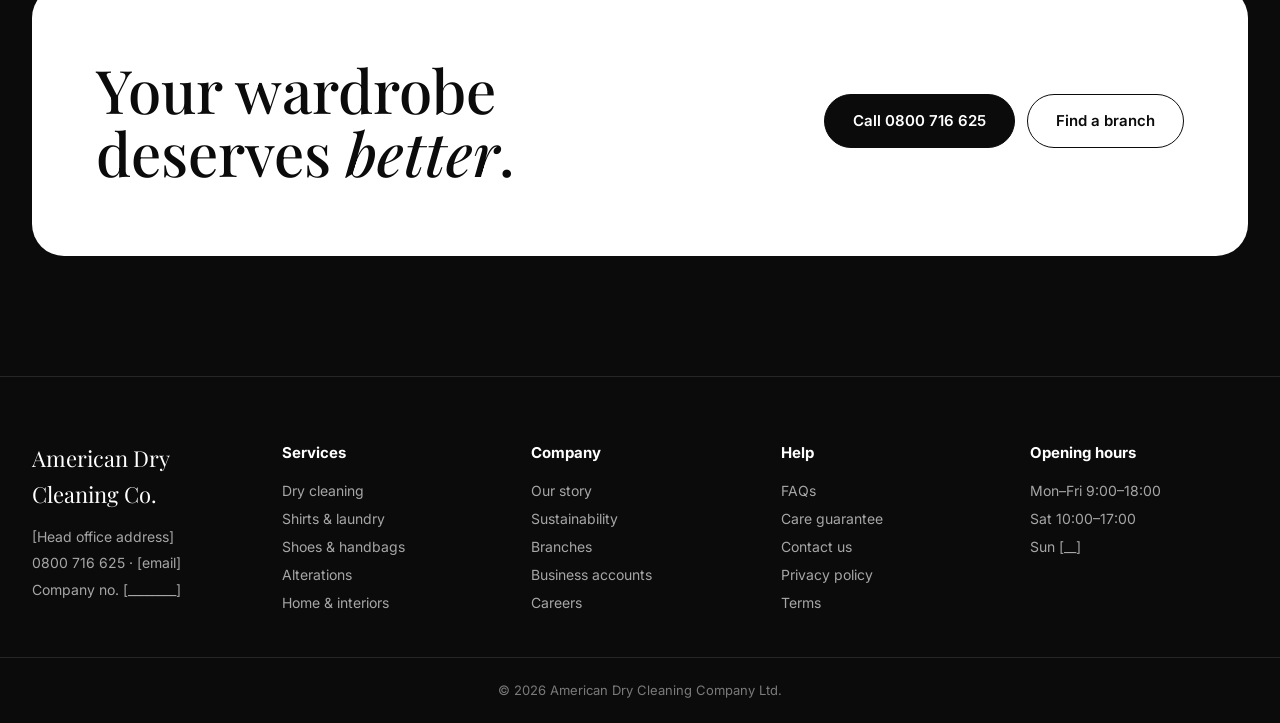
<file: services.html>
<!doctype html>
<html lang="en">
<head>
<meta charset="utf-8">
<meta name="viewport" content="width=device-width, initial-scale=1">
<title>Services | American Dry Cleaning Company</title>
<meta name="description" content="Specialist dry cleaning, shirts, shoe and handbag repair, wedding dresses, curtains, rugs and alterations in London.">
<link rel="preconnect" href="https://fonts.googleapis.com">
<link rel="preconnect" href="https://fonts.gstatic.com" crossorigin>
<link href="https://fonts.googleapis.com/css2?family=Playfair+Display:ital,wght@0,500;0,700;1,500&family=Inter:wght@400;500;600&display=swap" rel="stylesheet">
<link rel="stylesheet" href="styles.css">
</head>
<body>
<a class="sr-only" href="#main">Skip to content</a>
<div class="topbar"><div class="wrap"><span>Free collection &amp; delivery across London and the Home Counties</span><span>Call free <a href="tel:0800716625"><b>0800 716 625</b></a> · Mon–Fri 9:00–18:00 · Sat 10:00–17:00</span></div></div>
<header class="site-header"><div class="wrap">
<a class="logo" href="index.html">American<br>Dry Cleaning Co.</a>
<nav class="nav" aria-label="Main">
<a href="services.html">Services</a>
<a href="our-story.html">Our story</a>
<a href="sustainability.html">Sustainability</a>
<a href="branches.html">Branches</a>
<a href="faq.html">FAQs</a>
<a href="contact.html">Contact</a>
</nav>
<div class="header-cta"><a class="tel" href="tel:0800716625">0800 716 625</a><a class="btn btn-white" href="contact.html">Contact us</a>
<button class="menu-btn" aria-label="Open menu" aria-expanded="false"><svg width="22" height="22" viewBox="0 0 24 24" fill="none" stroke="currentColor" stroke-width="2" aria-hidden="true"><path d="M3 6h18M3 12h18M3 18h18"/></svg></button></div>
</div></header>
<main id="main">
<section class="page-hero"><div class="wrap"><span class="eyebrow">Services</span><h1 style="margin-top:20px">Every fabric.<br><em><i>Exceptional</i></em> care.</h1><p class="lead">From everyday shirts to couture, wedding dresses and home furnishings, every item is inspected and cared for by specialists.</p></div></section>
<section class="section"><div class="wrap"><div class="grid g3"><div class="card tilt reveal"><svg aria-hidden="true" width="64" height="64" viewBox="0 0 64 64" fill="none" stroke="currentColor" stroke-width="1.6"><path d="M32 10c4 0 6 3 6 6s-2 4-6 6"/><path d="M32 22 8 36h48z"/><path d="M20 36l-4 22h32l-4-22"/></svg><h3>Couture &amp; designer</h3><p>Silk, cashmere, sequins and eveningwear, hand-finished.</p></div><div class="card tilt reveal white"><svg aria-hidden="true" width="64" height="64" viewBox="0 0 64 64" fill="none" stroke="currentColor" stroke-width="1.6"><path d="M22 8l10 8 10-8 14 8-6 12-6-3v31H20V25l-6 3-6-12z"/><path d="M32 16v40"/></svg><h3>Shirts &amp; suits</h3><p>Crisp shirts on hangers or folded, ready for Monday.</p></div><div class="card tilt reveal"><svg aria-hidden="true" width="64" height="64" viewBox="0 0 64 64" fill="none" stroke="currentColor" stroke-width="1.6"><path d="M12 26h40l-4 30H16z"/><path d="M22 26c0-8 4-14 10-14s10 6 10 14"/><path d="M26 38h12"/></svg><h3>Handbags &amp; shoes</h3><p>Restoration, recolouring, resoling and leather repair.</p></div><div class="card tilt reveal"><svg aria-hidden="true" width="64" height="64" viewBox="0 0 64 64" fill="none" stroke="currentColor" stroke-width="1.6"><path d="M26 8h12l-2 10 8 10-4 6 10 22H14l10-22-4-6 8-10z"/></svg><h3>Wedding dresses</h3><p>Cleaned, restored and boxed to last generations.</p></div><div class="card tilt reveal"><svg aria-hidden="true" width="64" height="64" viewBox="0 0 64 64" fill="none" stroke="currentColor" stroke-width="1.6"><path d="M8 10h48"/><path d="M14 10c0 20 4 34 10 46"/><path d="M50 10c0 20-4 34-10 46"/><path d="M24 56h16"/></svg><h3>Home &amp; interiors</h3><p>Curtains, rugs and duvets, collected and rehung.</p></div><div class="card tilt reveal"><svg aria-hidden="true" width="64" height="64" viewBox="0 0 64 64" fill="none" stroke="currentColor" stroke-width="1.6"><circle cx="18" cy="46" r="8"/><circle cx="18" cy="18" r="8"/><path d="M24 22l30 26"/><path d="M24 42l30-26"/></svg><h3>Alterations &amp; tailoring</h3><p>From a simple hem to Savile Row tailoring.</p></div></div></div></section>

<section class="section" style="padding-top:40px"><div class="wrap reveal">
<div class="cta-box"><h2>Your wardrobe deserves <i>better</i>.</h2>
<div style="display:flex;gap:12px;flex-wrap:wrap"><a class="btn btn-dark" href="tel:0800716625">Call 0800 716 625</a><a class="btn btn-outline-dark" href="branches.html">Find a branch</a></div></div>
</div></section>
</main>
<footer class="site-footer"><div class="wrap">
<div><p class="serif" style="font-size:22px;color:#fff;margin:0 0 12px">American Dry Cleaning Co.</p><p style="margin:0;line-height:1.8">[Head office address]<br><a href="tel:0800716625" style="display:inline">0800 716 625</a> · [email]<br>Company no. [________]</p></div>
<div><h4>Services</h4><a href="services.html">Dry cleaning</a><a href="services.html">Shirts &amp; laundry</a><a href="services.html">Shoes &amp; handbags</a><a href="services.html">Alterations</a><a href="services.html">Home &amp; interiors</a></div>
<div><h4>Company</h4><a href="our-story.html">Our story</a><a href="sustainability.html">Sustainability</a><a href="branches.html">Branches</a><a href="contact.html">Business accounts</a><a href="contact.html">Careers</a></div>
<div><h4>Help</h4><a href="faq.html">FAQs</a><a href="faq.html#guarantee">Care guarantee</a><a href="contact.html">Contact us</a><a href="#">Privacy policy</a><a href="#">Terms</a></div>
<div><h4>Opening hours</h4><p style="margin:0;line-height:2">Mon–Fri 9:00–18:00<br>Sat 10:00–17:00<br>Sun [__]</p></div>
</div><div class="copy">© <span data-year></span> American Dry Cleaning Company Ltd.</div></footer>
<script src="script.js"></script>
</body>
</html>
</file>
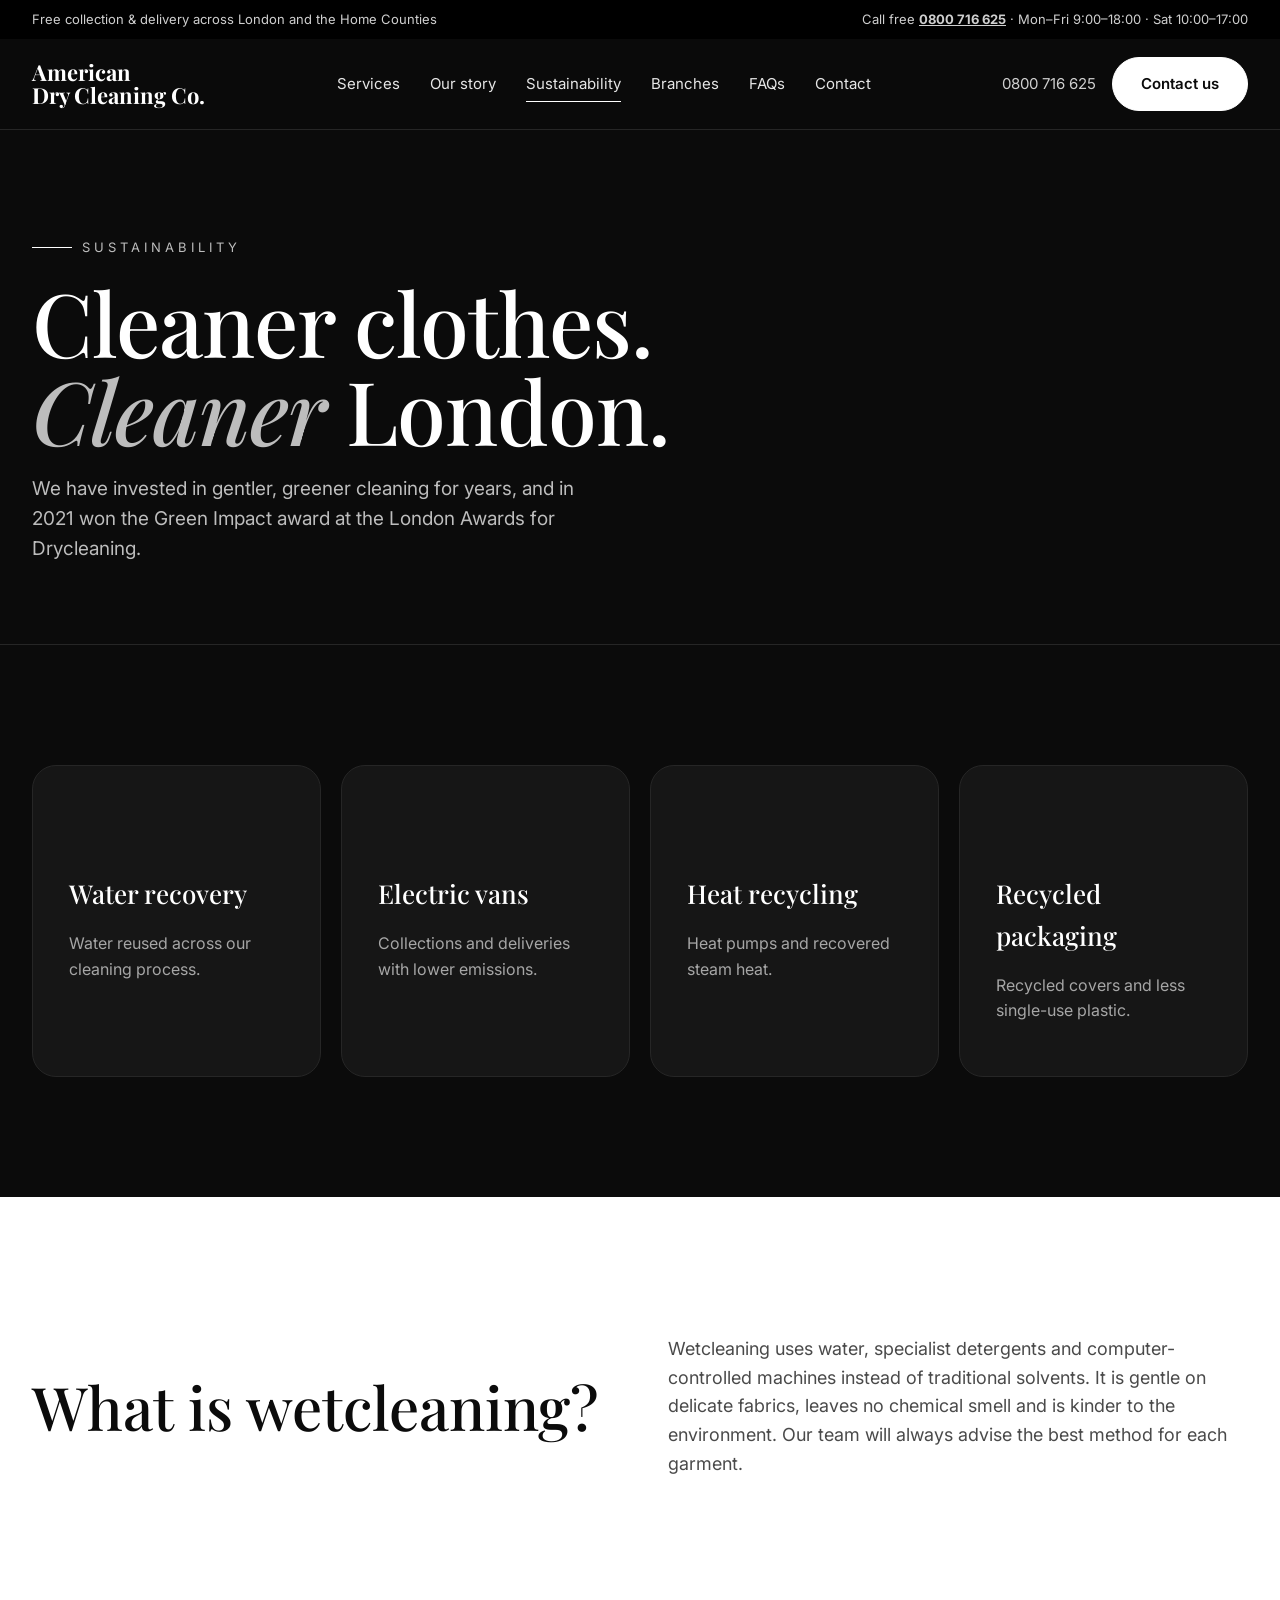
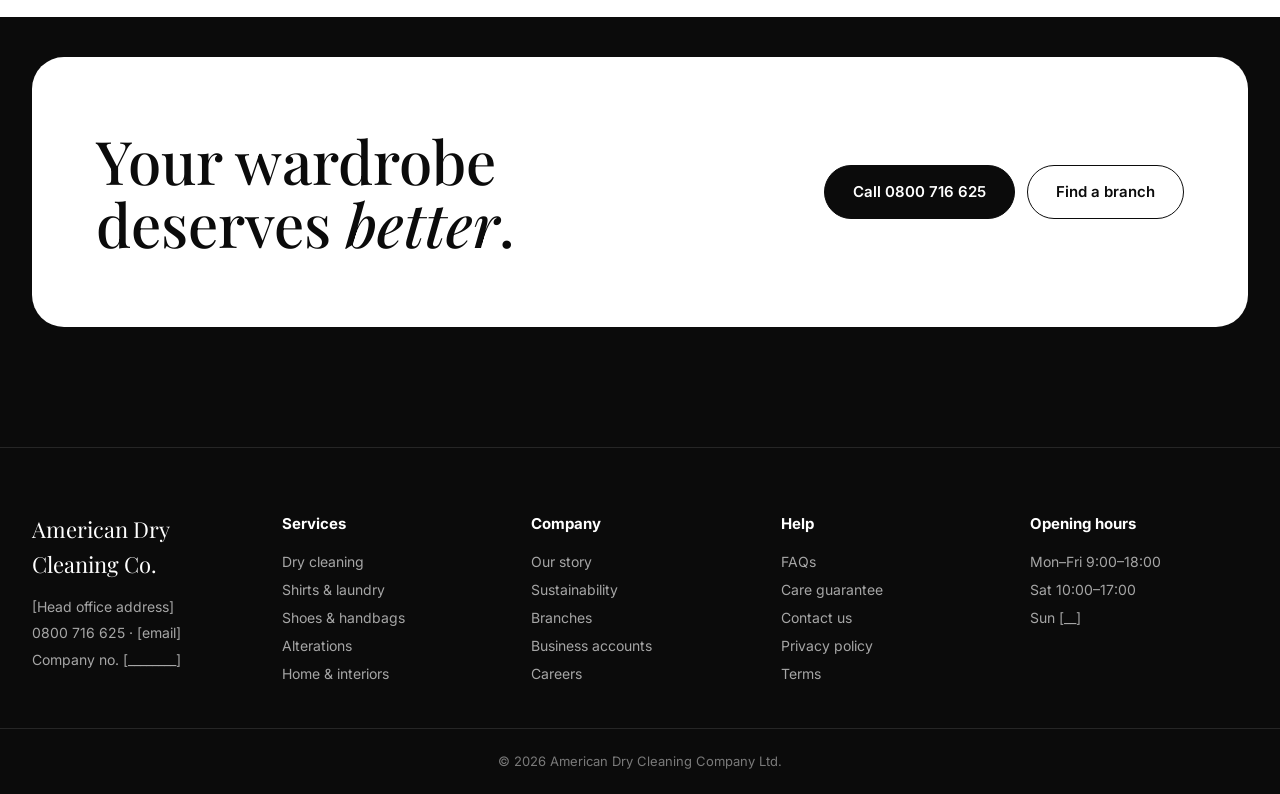
<file: sustainability.html>
<!doctype html>
<html lang="en">
<head>
<meta charset="utf-8">
<meta name="viewport" content="width=device-width, initial-scale=1">
<title>Sustainability | American Dry Cleaning Company</title>
<meta name="description" content="Wetcleaning, water recovery, heat recycling, electric vans and recycled packaging: how ADCC cleans more responsibly.">
<link rel="preconnect" href="https://fonts.googleapis.com">
<link rel="preconnect" href="https://fonts.gstatic.com" crossorigin>
<link href="https://fonts.googleapis.com/css2?family=Playfair+Display:ital,wght@0,500;0,700;1,500&family=Inter:wght@400;500;600&display=swap" rel="stylesheet">
<link rel="stylesheet" href="styles.css">
</head>
<body>
<a class="sr-only" href="#main">Skip to content</a>
<div class="topbar"><div class="wrap"><span>Free collection &amp; delivery across London and the Home Counties</span><span>Call free <a href="tel:0800716625"><b>0800 716 625</b></a> · Mon–Fri 9:00–18:00 · Sat 10:00–17:00</span></div></div>
<header class="site-header"><div class="wrap">
<a class="logo" href="index.html">American<br>Dry Cleaning Co.</a>
<nav class="nav" aria-label="Main">
<a href="services.html">Services</a>
<a href="our-story.html">Our story</a>
<a href="sustainability.html">Sustainability</a>
<a href="branches.html">Branches</a>
<a href="faq.html">FAQs</a>
<a href="contact.html">Contact</a>
</nav>
<div class="header-cta"><a class="tel" href="tel:0800716625">0800 716 625</a><a class="btn btn-white" href="contact.html">Contact us</a>
<button class="menu-btn" aria-label="Open menu" aria-expanded="false"><svg width="22" height="22" viewBox="0 0 24 24" fill="none" stroke="currentColor" stroke-width="2" aria-hidden="true"><path d="M3 6h18M3 12h18M3 18h18"/></svg></button></div>
</div></header>
<main id="main">
<section class="page-hero"><div class="wrap"><span class="eyebrow">Sustainability</span><h1 style="margin-top:20px">Cleaner clothes.<br><em><i>Cleaner</i></em> London.</h1><p class="lead">We have invested in gentler, greener cleaning for years, and in 2021 won the Green Impact award at the London Awards for Drycleaning.</p></div></section>
<section class="section"><div class="wrap"><div class="grid g4">
<div class="card tilt reveal"><svg aria-hidden="true" width="40" height="40" viewBox="0 0 24 24" fill="none" stroke="#fff" stroke-width="1.5"><path d="M12 2C7 7 5 10 5 14a7 7 0 0 0 14 0c0-4-2-7-7-12z"/></svg><h3>Water recovery</h3><p>Water reused across our cleaning process.</p></div>
<div class="card tilt reveal"><svg aria-hidden="true" width="40" height="40" viewBox="0 0 24 24" fill="none" stroke="#fff" stroke-width="1.5"><path d="M13 2 4 14h7l-1 8 9-12h-7z"/></svg><h3>Electric vans</h3><p>Collections and deliveries with lower emissions.</p></div>
<div class="card tilt reveal"><svg aria-hidden="true" width="40" height="40" viewBox="0 0 24 24" fill="none" stroke="#fff" stroke-width="1.5"><path d="M3 12a9 9 0 0 1 15-6.7L21 8"/><path d="M21 3v5h-5"/><path d="M21 12a9 9 0 0 1-15 6.7L3 16"/><path d="M3 21v-5h5"/></svg><h3>Heat recycling</h3><p>Heat pumps and recovered steam heat.</p></div>
<div class="card tilt reveal"><svg aria-hidden="true" width="40" height="40" viewBox="0 0 24 24" fill="none" stroke="#fff" stroke-width="1.5"><path d="M3 7h18l-2 14H5z"/><path d="M8 7a4 4 0 0 1 8 0"/></svg><h3>Recycled packaging</h3><p>Recycled covers and less single-use plastic.</p></div>
</div></div></section>
<section class="section light"><div class="wrap story" style="gap:56px">
<div class="reveal"><h2>What is wetcleaning?</h2></div>
<div class="reveal"><p style="font-size:18px">Wetcleaning uses water, specialist detergents and computer-controlled machines instead of traditional solvents. It is gentle on delicate fabrics, leaves no chemical smell and is kinder to the environment. Our team will always advise the best method for each garment.</p></div>
</div></section>
<section class="section" style="padding-top:40px"><div class="wrap reveal">
<div class="cta-box"><h2>Your wardrobe deserves <i>better</i>.</h2>
<div style="display:flex;gap:12px;flex-wrap:wrap"><a class="btn btn-dark" href="tel:0800716625">Call 0800 716 625</a><a class="btn btn-outline-dark" href="branches.html">Find a branch</a></div></div>
</div></section>
</main>
<footer class="site-footer"><div class="wrap">
<div><p class="serif" style="font-size:22px;color:#fff;margin:0 0 12px">American Dry Cleaning Co.</p><p style="margin:0;line-height:1.8">[Head office address]<br><a href="tel:0800716625" style="display:inline">0800 716 625</a> · [email]<br>Company no. [________]</p></div>
<div><h4>Services</h4><a href="services.html">Dry cleaning</a><a href="services.html">Shirts &amp; laundry</a><a href="services.html">Shoes &amp; handbags</a><a href="services.html">Alterations</a><a href="services.html">Home &amp; interiors</a></div>
<div><h4>Company</h4><a href="our-story.html">Our story</a><a href="sustainability.html">Sustainability</a><a href="branches.html">Branches</a><a href="contact.html">Business accounts</a><a href="contact.html">Careers</a></div>
<div><h4>Help</h4><a href="faq.html">FAQs</a><a href="faq.html#guarantee">Care guarantee</a><a href="contact.html">Contact us</a><a href="#">Privacy policy</a><a href="#">Terms</a></div>
<div><h4>Opening hours</h4><p style="margin:0;line-height:2">Mon–Fri 9:00–18:00<br>Sat 10:00–17:00<br>Sun [__]</p></div>
</div><div class="copy">© <span data-year></span> American Dry Cleaning Company Ltd.</div></footer>
<script src="script.js"></script>
</body>
</html>
</file>
<file: styles.css>
:root{--ink:#0B0B0B;--panel:#161616;--line:#262626;--muted:#A6A6A6;--soft:#BDBDBD;--white:#FFFFFF;--serif:'Playfair Display',Georgia,serif;--sans:Inter,system-ui,sans-serif}
*{box-sizing:border-box}
html{scroll-behavior:smooth}
body{margin:0;background:var(--ink);color:#F2F2F2;font-family:var(--sans);line-height:1.6;overflow-x:hidden}
img{max-width:100%;display:block}
a{color:inherit}
.wrap{max-width:1280px;margin:0 auto;padding:0 32px}
.serif{font-family:var(--serif)}
h1,h2,h3{font-family:var(--serif);font-weight:500;color:var(--white);margin:0}
h1{font-size:clamp(46px,7vw,88px);line-height:1;letter-spacing:-1px}
h2{font-size:clamp(36px,5vw,60px);line-height:1.05}
h3{font-size:26px}
em{color:var(--soft)}
.eyebrow{display:inline-flex;align-items:center;gap:10px;font-size:13px;letter-spacing:4px;text-transform:uppercase;color:var(--soft)}
.eyebrow:before{content:"";width:40px;height:1px;background:var(--white)}
.lead{font-size:19px;color:var(--soft);max-width:560px}
.section{padding:120px 0}
.light{background:var(--white);color:var(--ink)}
.light h2,.light h3{color:var(--ink)}
.light p{color:#4A4A4A}
.panel{background:var(--panel);border-top:1px solid var(--line);border-bottom:1px solid var(--line)}

/* buttons */
.btn{display:inline-flex;align-items:center;justify-content:center;gap:8px;min-height:48px;padding:14px 28px;border-radius:999px;font-weight:600;font-size:15px;text-decoration:none;border:1.5px solid var(--white);cursor:pointer;font-family:var(--sans);transition:transform .25s,background .25s,color .25s}
.btn:hover{transform:translateY(-2px)}
.btn-white{background:var(--white);color:var(--ink)}
.btn-white:hover{background:#E6E6E6}
.btn-ghost{background:transparent;color:var(--white)}
.btn-dark{background:var(--ink);color:var(--white);border-color:var(--ink)}
.btn-outline-dark{background:transparent;color:var(--ink);border-color:var(--ink)}

/* header */
.topbar{background:#000;color:#CFCFCF;font-size:13px}
.topbar .wrap{display:flex;justify-content:space-between;flex-wrap:wrap;gap:8px;padding-top:9px;padding-bottom:9px}
.site-header{position:sticky;top:0;z-index:50;background:rgba(11,11,11,.85);backdrop-filter:blur(12px);border-bottom:1px solid var(--line)}
.site-header .wrap{display:flex;align-items:center;justify-content:space-between;gap:20px;padding-top:18px;padding-bottom:18px}
.logo{font-family:var(--serif);font-weight:700;font-size:22px;line-height:1.05;text-decoration:none;color:var(--white)}
.nav{display:flex;gap:30px;font-size:15px}
.nav a{text-decoration:none;color:#E6E6E6;position:relative}
.nav a:after{content:"";position:absolute;left:0;bottom:-6px;width:0;height:1px;background:var(--white);transition:width .3s}
.nav a:hover:after,.nav a.active:after{width:100%}
.header-cta{display:flex;gap:16px;align-items:center}
.header-cta .tel{text-decoration:none;color:#CFCFCF;font-size:15px}
.menu-btn{display:none;background:none;border:1px solid var(--line);color:var(--white);border-radius:10px;width:48px;height:48px;cursor:pointer}
@media(max-width:960px){
 .nav{display:none;position:absolute;top:100%;left:0;right:0;flex-direction:column;gap:0;background:var(--ink);border-bottom:1px solid var(--line)}
 .nav.open{display:flex}
 .nav a{padding:16px 32px;border-top:1px solid var(--line)}
 .menu-btn{display:inline-flex;align-items:center;justify-content:center}
 .header-cta .tel{display:none}
}

/* hero */
.hero{padding:60px 0 100px}
.hero-grid{display:grid;grid-template-columns:1.1fr 1fr;gap:48px;align-items:center}
@media(max-width:960px){.hero-grid{grid-template-columns:1fr}}
.hero-copy{display:flex;flex-direction:column;gap:28px}
.postcode{display:flex;flex-wrap:wrap;gap:8px;background:#1A1A1A;border:1px solid #333;border-radius:999px;padding:8px;max-width:560px}
.postcode input{flex:1;min-width:200px;border:none;background:transparent;color:var(--white);font-size:16px;padding:14px 22px;font-family:var(--sans);outline:none}
.postcode-msg{font-size:14px;color:var(--soft);min-height:22px;margin:-16px 0 0 22px}
.stats{display:flex;gap:40px;flex-wrap:wrap}
.stats b{display:block;font-family:var(--serif);font-weight:500;font-size:38px;color:var(--white)}
.stats span{font-size:14px;color:var(--muted)}
.hero-art{position:relative;height:620px;display:flex;justify-content:center}
.glow{position:absolute;top:60px;left:50%;width:460px;height:460px;margin-left:-230px;border-radius:50%;background:radial-gradient(circle,#2C2C2C 0%,var(--ink) 70%)}
.hanger{position:relative;animation:swing 7s ease-in-out infinite;transform-origin:50% 6%}
.float-card{position:absolute;display:flex;gap:14px;align-items:center;border-radius:18px;padding:18px 20px;box-shadow:0 20px 50px rgba(0,0,0,.5);font-size:14px;line-height:1.35}
.fc1{left:0;top:140px;background:var(--white);color:var(--ink);animation:floaty 5s ease-in-out infinite}
.fc2{right:0;top:380px;background:#1A1A1A;border:1px solid #333;animation:floaty 6s ease-in-out 1s infinite}
.bubble{position:absolute;border-radius:50%;border:1px solid #6E6E6E;animation:bubble 7s ease-in infinite}
@media(max-width:600px){.hero-art{height:520px}.hanger{width:300px;height:440px}.fc1{top:60px}.fc2{top:360px}}

/* marquee */
.marquee{border-top:1px solid var(--line);border-bottom:1px solid var(--line);padding:26px 0;overflow:hidden}
.track{display:flex;gap:56px;width:max-content;font-family:var(--serif);font-style:italic;font-size:34px;color:var(--white);white-space:nowrap;animation:marquee 30s linear infinite}
.track span.dot{color:#5A5A5A;font-style:normal}

/* cards */
.grid{display:grid;gap:20px}
.g3{grid-template-columns:repeat(auto-fit,minmax(280px,1fr))}
.g4{grid-template-columns:repeat(auto-fit,minmax(230px,1fr))}
.card{background:var(--panel);border:1px solid var(--line);border-radius:24px;padding:36px;transform-style:preserve-3d;transition:transform .2s ease-out,box-shadow .4s}
.card.white{background:var(--white);color:var(--ink);border-color:var(--white)}
.card.white h3{color:var(--ink)}
.card.white p{color:#4A4A4A}
.card p{color:var(--muted)}
.card h3{margin:24px 0 10px}
.card .price{color:var(--white);margin:0;font-size:15px}
.card.white .price{color:var(--ink)}
.card .price span{color:#7A7A7A}
.tilt:hover{box-shadow:0 30px 60px rgba(0,0,0,.45)}
.head-row{display:flex;flex-wrap:wrap;justify-content:space-between;align-items:end;gap:24px;margin-bottom:56px}
.link-line{font-weight:600;text-decoration:none;border-bottom:1px solid currentColor;padding-bottom:4px}

/* steps */
.step{border-top:2px solid var(--ink);padding-top:28px}
.step .num{font-family:var(--serif);font-size:72px;line-height:1;color:var(--ink);margin:0}
.step h3{font-family:var(--sans);font-weight:600;font-size:22px;margin:16px 0 10px}

/* story */
.story{display:grid;grid-template-columns:1fr 1fr;gap:72px;align-items:center}
@media(max-width:960px){.story{grid-template-columns:1fr}}
.photos{position:relative;height:560px}
.photos img{position:absolute;object-fit:cover;border-radius:20px;box-shadow:0 40px 80px rgba(0,0,0,.6);transform:perspective(1200px) rotateY(-10deg) rotateX(4deg);transition:transform .8s}
.photos img:hover{transform:none}
.photos .p1{left:0;top:0;width:78%;height:380px}
.photos .p2{right:0;bottom:0;width:62%;height:300px;border:6px solid var(--ink)}
.badge{position:absolute;left:42%;top:320px;animation:spin 18s linear infinite}

/* reviews */
.quote-mark{font-family:var(--serif);font-size:64px;line-height:.5;margin:0 0 18px}
blockquote{margin:0 0 24px;font-size:18px;line-height:1.6}
figure{margin:0}
figcaption{font-size:14px;color:var(--muted)}

/* cta */
.cta-box{background:var(--white);color:var(--ink);border-radius:32px;padding:72px 64px;display:flex;flex-wrap:wrap;justify-content:space-between;align-items:center;gap:32px}
.cta-box h2{color:var(--ink);max-width:620px}
@media(max-width:600px){.cta-box{padding:48px 28px}}

/* page hero */
.page-hero{padding:100px 0 60px;border-bottom:1px solid var(--line)}
.page-hero p{margin-top:20px}

/* tables */
.price-table{width:100%;border-collapse:collapse;margin-bottom:56px}
.price-table caption{text-align:left;font-family:var(--serif);font-size:30px;color:var(--white);padding-bottom:16px}
.price-table th,.price-table td{text-align:left;padding:16px 8px;border-bottom:1px solid var(--line)}
.price-table th{font-size:13px;letter-spacing:2px;text-transform:uppercase;color:var(--muted);font-weight:500}
.price-table td:last-child,.price-table th:last-child{text-align:right}

/* forms */
.form{display:grid;gap:18px;max-width:720px}
.form .row{display:grid;grid-template-columns:1fr 1fr;gap:18px}
@media(max-width:600px){.form .row{grid-template-columns:1fr}}
.form label{display:flex;flex-direction:column;gap:8px;font-size:14px;color:var(--soft)}
.form input,.form select,.form textarea{background:#1A1A1A;border:1px solid #333;border-radius:12px;color:var(--white);padding:14px 16px;font-size:16px;font-family:var(--sans)}
.form input:focus,.form select:focus,.form textarea:focus{outline:2px solid var(--white);outline-offset:1px}
.form-success{display:none;background:var(--white);color:var(--ink);border-radius:16px;padding:24px;font-size:17px}
.checks{display:flex;flex-wrap:wrap;gap:10px}
.checks label{flex-direction:row;align-items:center;gap:8px;background:#1A1A1A;border:1px solid #333;border-radius:999px;padding:10px 16px;cursor:pointer}

/* FAQ */
details{border-bottom:1px solid var(--line);padding:22px 0}
summary{cursor:pointer;font-size:19px;color:var(--white);list-style:none;display:flex;justify-content:space-between;gap:20px}
summary:after{content:"+";font-size:24px;transition:transform .3s}
details[open] summary:after{transform:rotate(45deg)}
details p{color:var(--soft);margin:14px 0 0}

/* branches */
.branch-search{display:flex;gap:10px;flex-wrap:wrap;margin-bottom:32px;max-width:560px}
.branch-search input{flex:1;min-width:200px;background:#1A1A1A;border:1px solid #333;border-radius:999px;padding:14px 22px;color:var(--white);font-size:16px}
.branch h3{font-size:24px;margin:0 0 8px}

/* footer */
.site-footer{border-top:1px solid var(--line);color:var(--muted);font-size:14px}
.site-footer .wrap{display:grid;grid-template-columns:repeat(auto-fit,minmax(200px,1fr));gap:32px;padding-top:64px;padding-bottom:40px}
.site-footer h4{color:var(--white);margin:0 0 12px;font-size:15px}
.site-footer a{display:block;text-decoration:none;line-height:2}
.site-footer a:hover{color:var(--white)}
.copy{border-top:1px solid var(--line);padding:22px 32px;text-align:center;font-size:13px;color:#7A7A7A}

/* reveal on scroll */
.reveal{opacity:0;transform:translateY(40px);transition:opacity 1s cubic-bezier(.2,.7,.2,1),transform 1s cubic-bezier(.2,.7,.2,1)}
.reveal.in{opacity:1;transform:none}

@keyframes swing{0%,100%{transform:perspective(900px) rotateY(-22deg) rotateZ(-2deg)}50%{transform:perspective(900px) rotateY(22deg) rotateZ(2deg)}}
@keyframes floaty{0%,100%{transform:translateY(0)}50%{transform:translateY(-14px)}}
@keyframes marquee{from{transform:translateX(0)}to{transform:translateX(-50%)}}
@keyframes spin{to{transform:rotate(360deg)}}
@keyframes bubble{0%{transform:translateY(0) scale(.6);opacity:0}20%{opacity:.7}100%{transform:translateY(-420px) scale(1.1);opacity:0}}
@media(prefers-reduced-motion:reduce){*{animation:none!important;transition:none!important}.reveal{opacity:1;transform:none}}
.sr-only{position:absolute;width:1px;height:1px;overflow:hidden;clip:rect(0 0 0 0)}
</file>
